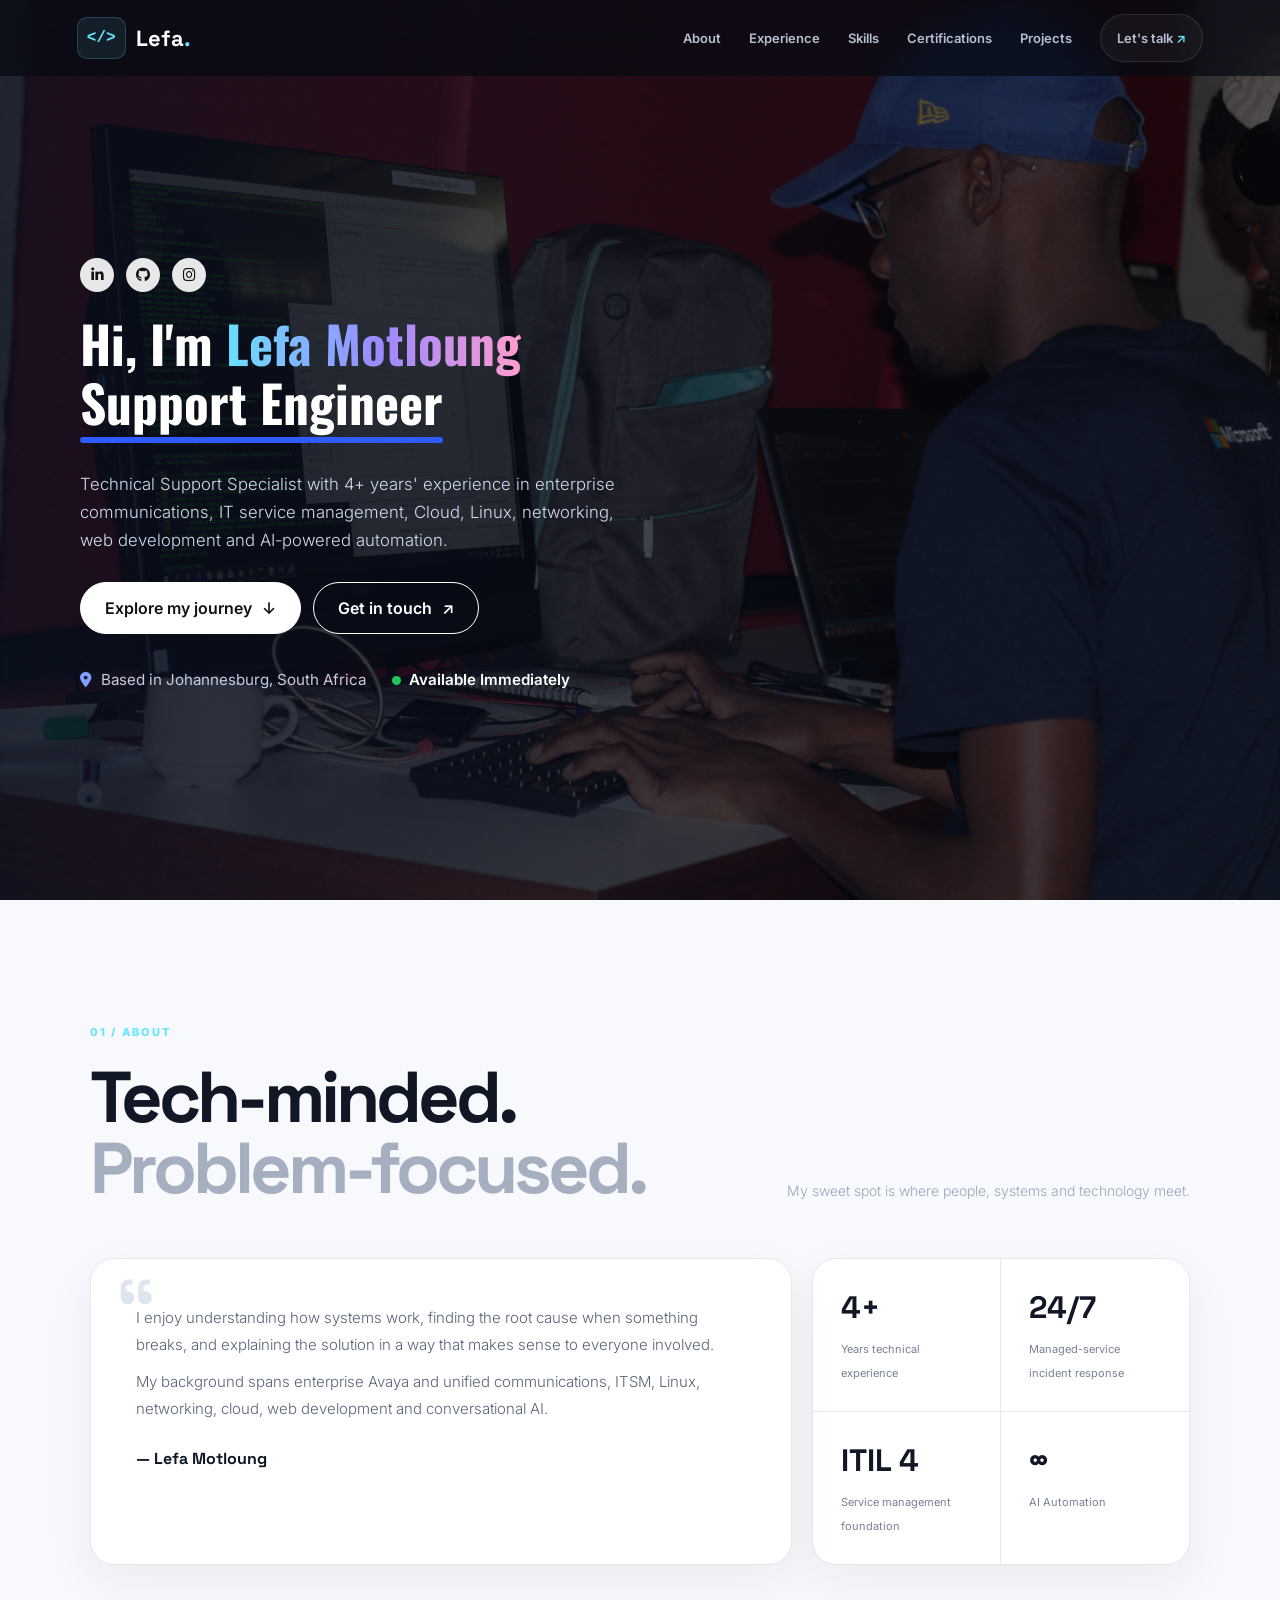
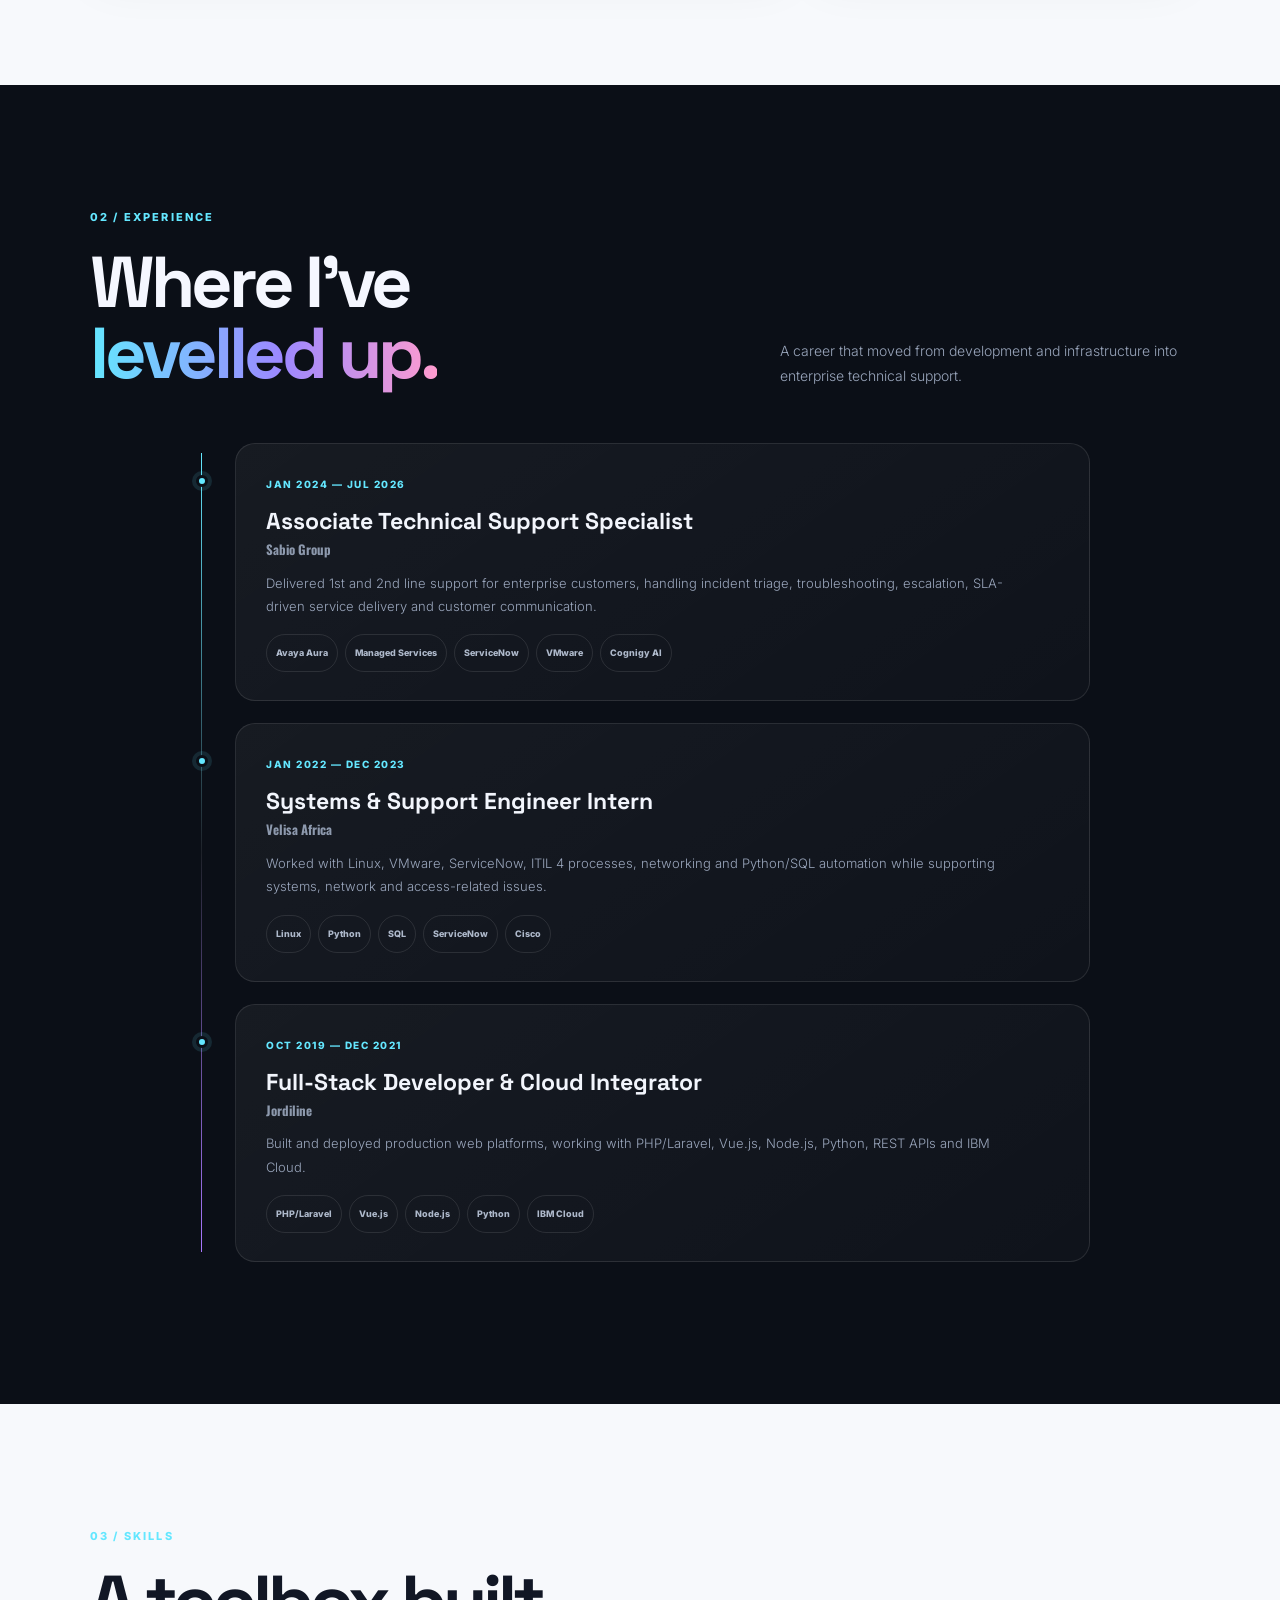
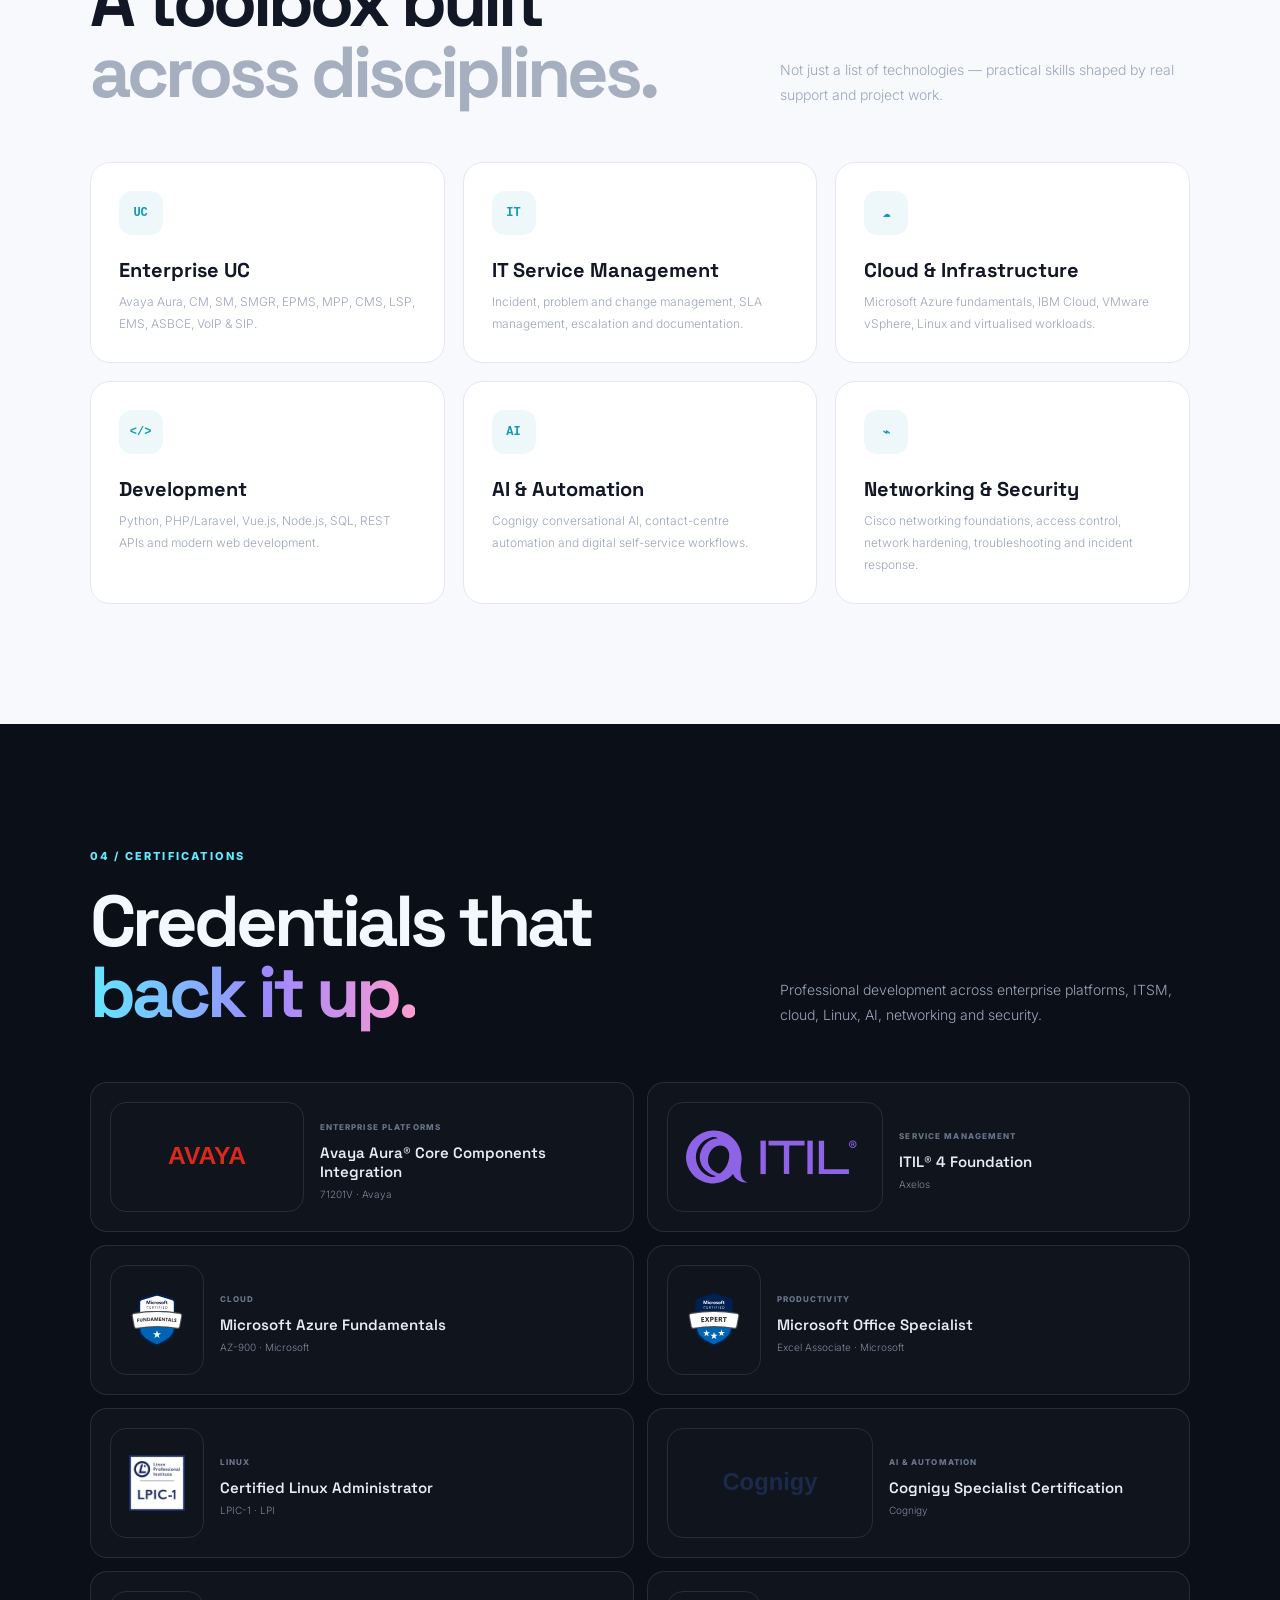
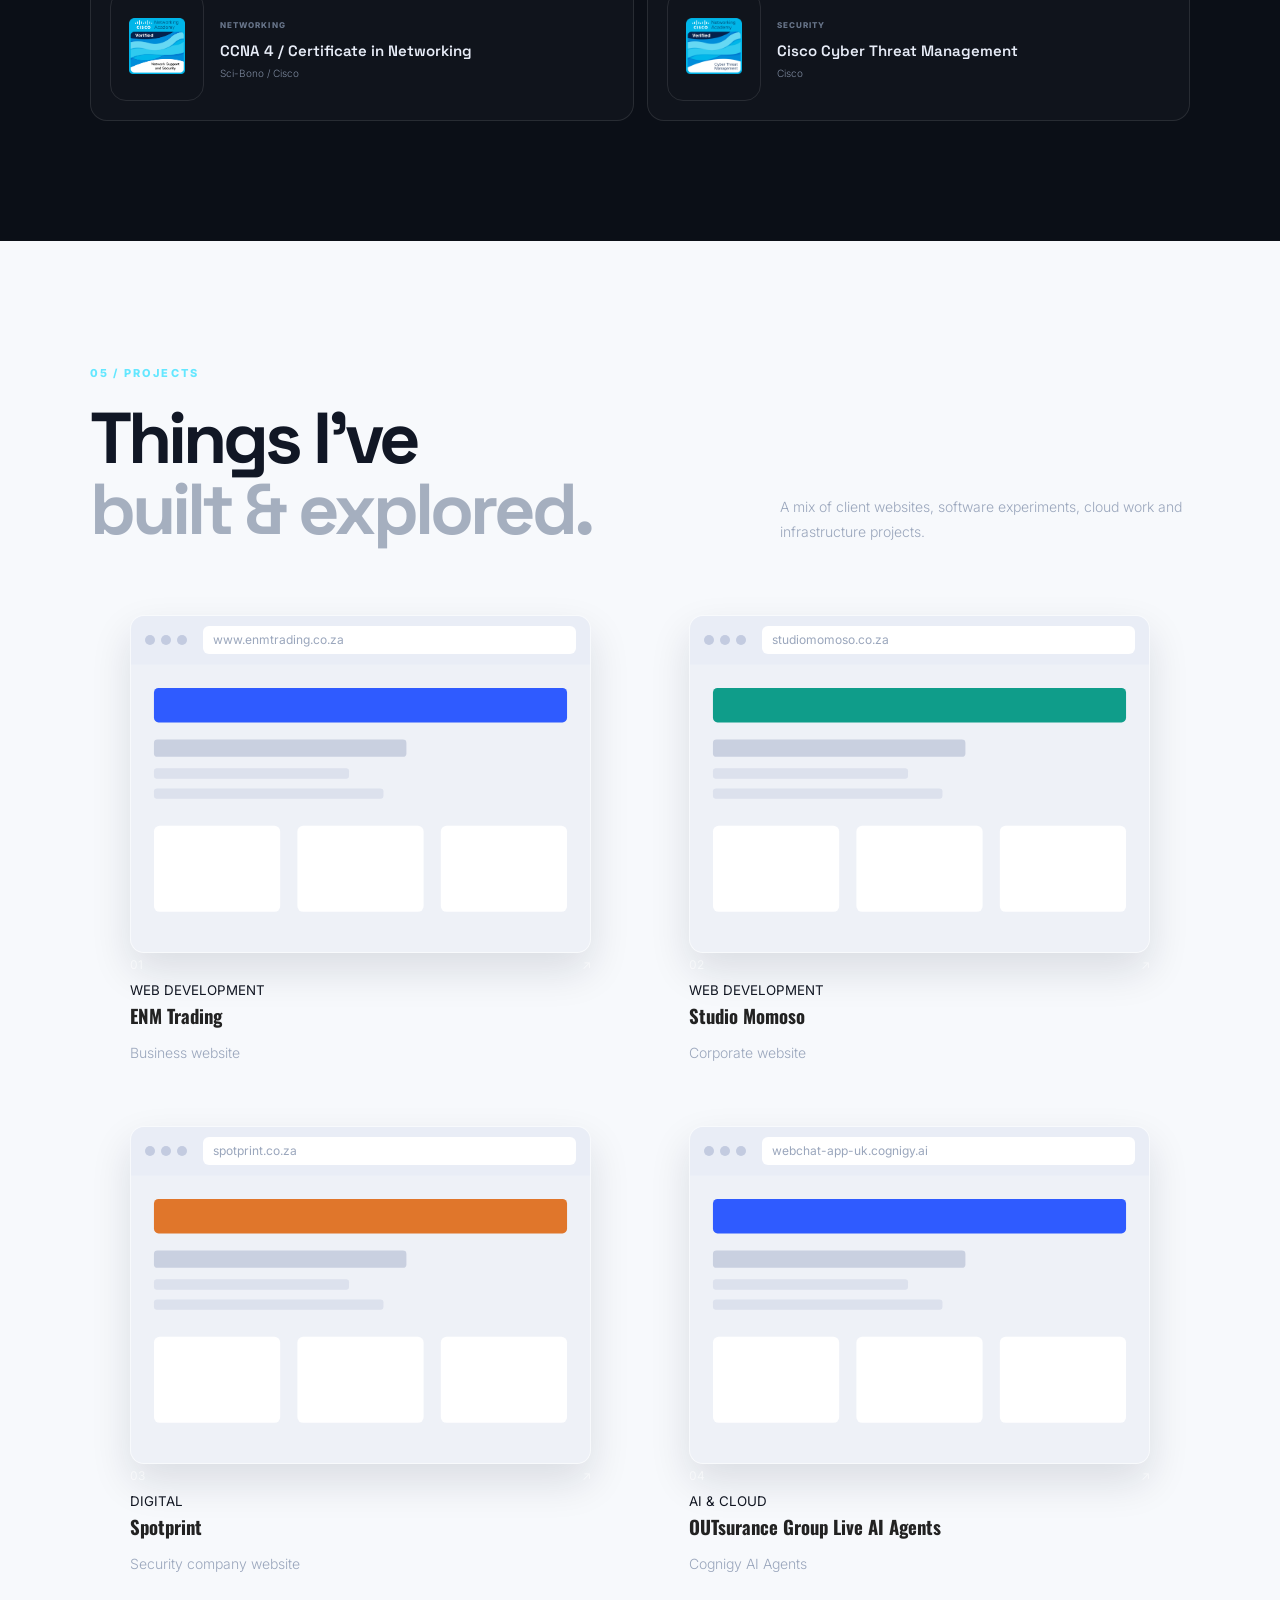
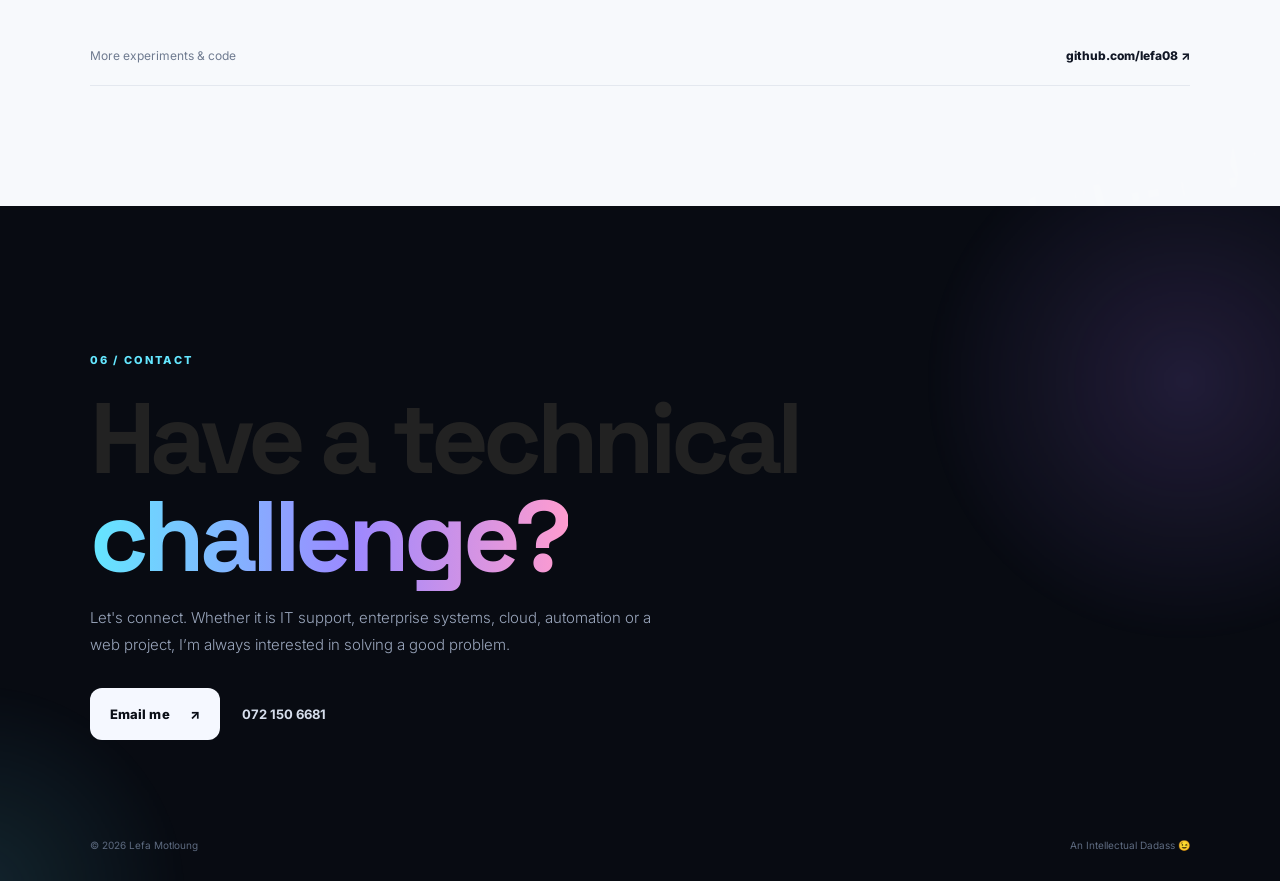
<file: index.html>
<!DOCTYPE html>
<html lang="en">
<head>
  <meta charset="UTF-8">
  <meta name="viewport" content="width=device-width, initial-scale=1.0">
  <meta name="description" content="Lefa Motloung — Technical Support Specialist, Avaya & UC Engineer, Cloud and AI enthusiast.">
  <title>Lefa Motloung | IT Support · Cloud · AI</title>

  <link rel="icon" href="favicon.ico">
  <link rel="preconnect" href="https://fonts.googleapis.com">
  <link rel="preconnect" href="https://fonts.gstatic.com" crossorigin>
  <link href="https://fonts.googleapis.com/css2?family=Inter:wght@400;500;600;700;800&family=Space+Grotesk:wght@500;600;700&display=swap" rel="stylesheet">
  <link rel="stylesheet" href="css/main.css">
  <link rel="stylesheet" href="css/portfolio-modern.css">

  <link rel="stylesheet" href="https://cdnjs.cloudflare.com/ajax/libs/font-awesome/6.5.1/css/all.min.css">

</head>
<body>

  <div class="preloader" id="preloader">
    <div class="loader-character">
      <div class="loader-head"><span></span><span></span></div>
      <div class="loader-body"></div>
    </div>
    <p>Booting Lefa's portfolio<span class="dots">...</span></p>
  </div>

  <div class="noise"></div>
  <div class="cursor-glow"></div>

  <header class="modern-nav">
    <a href="#home" class="brand">
      <span class="brand-mark">&lt;/&gt;</span>
      <span>Lefa<span class="accent">.</span></span>
    </a>

    <button class="nav-toggle" aria-label="Open navigation" aria-expanded="false">
      <span></span><span></span><span></span>
    </button>

    <nav class="nav-links">
      <a href="#about">About</a>
      <a href="#experience">Experience</a>
      <a href="#skills">Skills</a>
      <a href="#certifications">Certifications</a>
      <a href="#projects">Projects</a>
      <a href="#contact" class="nav-cta">Let's talk <span>↗</span></a>
    </nav>
  </header>

  <main>
<!-- <section id="home" class="hero section-pad">
      <div class="hero-grid"></div>
      <div class="floating-shape shape-one"></div>
      <div class="floating-shape shape-two"></div>

      <div class="hero-copy reveal">
        <div class="eyebrow"><span class="pulse"></span> TECHNICAL SUPPORT · CLOUD · AI · Software Development</div>
        <h1>Turning tricky<br><span class="gradient-text">tech problems</span><br>into solutions.</h1>
        <p class="hero-lead">
          Technical Support Specialist with 4+ years of experience across enterprise communications,
          IT service management, Cloud, Linux, Networking, Web Development and AI-powered automation.
        </p>
        <div class="hero-actions">
          <a href="#experience" class="btn btn-primary">Explore my journey <span>↓</span></a>
          <a href="#contact" class="btn btn-ghost">Get in touch <span>↗</span></a>
        </div>
        <div class="hero-meta">
          <span><b>Based in</b> Johannesburg, South Africa</span>
          <span><b>Available</b> Immediately</span>
        </div>
      </div>

      <div class="hero-visual reveal reveal-delay">
        <div class="orbit orbit-a"></div>
        <div class="orbit orbit-b"></div>

        <div class="character-card">
          <div class="spark spark-1">✦</div>
          <div class="spark spark-2">+</div>
          <div class="spark spark-3">✦</div>

          <div class="character">
            <div class="antenna"><i></i></div>
            <div class="char-head">
              <div class="char-hair"></div>
              <div class="char-face">
                <span class="eye"></span><span class="eye"></span>
                <span class="smile"></span>
              </div>
              <div class="headset left"></div><div class="headset right"></div>
            </div>
            <div class="char-neck"></div>
            <div class="char-body">
              <div class="hoodie-line"></div>
              <div class="laptop">
                <div class="laptop-screen"><span>_</span><span>&gt; solve()</span><span>status: OK</span></div>
                <div class="laptop-base"></div>
              </div>
            </div>
            <div class="arm arm-left"></div><div class="arm arm-right"></div>
            <div class="char-leg leg-left"></div><div class="char-leg leg-right"></div>
          </div>

          <div class="tech-pill pill-one">AZ-900</div>
          <div class="tech-pill pill-two"> AI</div>
          <div class="tech-pill pill-three">Avaya</div>
          <div class="tech-pill pill-four">Linux</div>
        </div>

        <div class="terminal-float">
          <div class="terminal-top"><span></span><span></span><span></span><b>support.sh</b></div>
          <code><span class="terminal-prompt">$</span> troubleshoot --calm<br>
          <span class="terminal-prompt">&gt;</span> issue identified ✓</code>
        </div>
      </div>
    </section> -->

  <section id="hx-hero">
  <div class="hx-bg">
    <img src="images/lefa.jpeg" alt="">
    <div class="hx-fade"></div>
  </div>

  <div class="hx-inner">
    <div class="hx-social">
      <a href="https://www.linkedin.com/in/motloung-lefa-5583a771/?isSelfProfile=true" aria-label="LinkedIn"><i class="fab fa-linkedin-in"></i></a>
      <a href="#" aria-label="GitHub"><i class="fab fa-github"></i></a>
      <a href="https://www.instagram.com/lefofom/" aria-label="Instagram"><i class="fab fa-instagram"></i></a>
    </div>

<!--     <p class="hx-kicker">TECHNICAL SUPPORT · CLOUD · AI · Web Development</p>
 -->
    <h1>Hi, I'm<span class="gradient-text"> Lefa Motloung</span></h1>
    <h1 class="hx-bubble">
      <span class="hx-rotate">
        <span class="active">Support Engineer</span>
        <span class="gradient-text">AI Enthusiast</span>
        <span>Problem Solver</span>
        <span class="muted">An Intellectual Dadass 😉</span> 
      </span>
    </h1>

<!--     <h2 class="hx-headline">Tricky tech problems, turned into solutions.</h2>
 --><br>
    <p class="hx-text">
      <br>Technical Support Specialist with 4+ years' experience in enterprise communications, IT service management, 
      Cloud, Linux, networking, web development and AI-powered automation.
    </p>

    <div class="hx-actions">
      <a class="hx-btn hx-btn-dark" href="#about">Explore my journey <span>↓</span></a>
      <a class="hx-btn hx-btn-light" href="#contact">Get in touch <span>↗</span></a>
    </div>

    <div class="hx-meta">
      <span><i class="fa fa-location-dot"></i> Based in Johannesburg, South Africa</span>
      <span class="hx-avail"><i class="hx-dot"></i> Available Immediately</span>
    </div>
  </div>
</section>

    <section id="about" class="section-pad content-section">
      <div class="section-label reveal">01 / ABOUT</div>
      <div class="section-heading reveal">
        <h2>Tech-minded.<br><span class="muted">Problem-focused.</span></h2>
        <p>My sweet spot is where people, systems and technology meet.</p>
      </div>

      <div class="about-grid">
        <div class="about-card glass reveal">
          <span class="quote-mark">“</span>
          <p>
            I enjoy understanding how systems work, finding the root cause when something breaks,
            and explaining the solution in a way that makes sense to everyone involved.
          </p>
          <p>
            My background spans enterprise Avaya and unified communications, ITSM, Linux,
            networking, cloud, web development and conversational AI.
          </p>
          <div class="mini-signature">— Lefa Motloung</div>
        </div>

        <div class="about-stats reveal reveal-delay">
          <div class="stat"><strong>4+</strong><span>Years technical experience</span></div>
          <div class="stat"><strong>24/7</strong><span>Managed-service incident response</span></div>
          <div class="stat"><strong>ITIL 4</strong><span>Service management foundation</span></div>
          <div class="stat"><strong>∞</strong><span>AI Automation</span></div>
        </div>
      </div>
    </section>

    <section id="experience" class="section-pad content-section dark-section">
      <div class="section-label reveal">02 / EXPERIENCE</div>
      <div class="section-heading reveal">
        <h2>Where I've<br><span class="gradient-text">levelled up.</span></h2>
        <p>A career that moved from development and infrastructure into enterprise technical support.</p>
      </div>

      <div class="timeline-modern">
        <article class="timeline-card reveal">
          <div class="timeline-dot"></div>
          <div class="timeline-date">JAN 2024 — JUL 2026</div>
          <h3>Associate Technical Support Specialist</h3>
          <h4>Sabio Group</h4>
          <p>
            Delivered 1st and 2nd line support for enterprise customers, handling incident triage,
            troubleshooting, escalation, SLA-driven service delivery and customer communication.
          </p>
          <div class="tag-row">
            <span>Avaya Aura</span><span>Managed Services</span><span>ServiceNow</span><span>VMware</span><span>Cognigy AI</span>
          </div>
        </article>

        <article class="timeline-card reveal">
          <div class="timeline-dot"></div>
          <div class="timeline-date">JAN 2022 — DEC 2023</div>
          <h3>Systems & Support Engineer Intern</h3>
          <h4>Velisa Africa</h4>
          <p>
            Worked with Linux, VMware, ServiceNow, ITIL 4 processes, networking and Python/SQL
            automation while supporting systems, network and access-related issues.
          </p>
          <div class="tag-row">
            <span>Linux</span><span>Python</span><span>SQL</span><span>ServiceNow</span><span>Cisco</span>
          </div>
        </article>

        <article class="timeline-card reveal">
          <div class="timeline-dot"></div>
          <div class="timeline-date">OCT 2019 — DEC 2021</div>
          <h3>Full-Stack Developer & Cloud Integrator</h3>
          <h4>Jordiline</h4>
          <p>
            Built and deployed production web platforms, working with PHP/Laravel, Vue.js,
            Node.js, Python, REST APIs and IBM Cloud.
          </p>
          <div class="tag-row">
            <span>PHP/Laravel</span><span>Vue.js</span><span>Node.js</span><span>Python</span><span>IBM Cloud</span>
          </div>
        </article>
      </div>
    </section>

    <section id="skills" class="section-pad content-section">
      <div class="section-label reveal">03 / SKILLS</div>
      <div class="section-heading reveal">
        <h2>A toolbox built<br><span class="muted">across disciplines.</span></h2>
        <p>Not just a list of technologies — practical skills shaped by real support and project work.</p>
      </div>

      <div class="skills-grid">
        <div class="skill-card reveal"><div class="skill-icon">UC</div><h3>Enterprise UC</h3><p>Avaya Aura, CM, SM, SMGR, EPMS, MPP, CMS, LSP, EMS, ASBCE, VoIP & SIP.</p></div>
        <div class="skill-card reveal"><div class="skill-icon">IT</div><h3>IT Service Management</h3><p>Incident, problem and change management, SLA management, escalation and documentation.</p></div>
        <div class="skill-card reveal"><div class="skill-icon">☁</div><h3>Cloud & Infrastructure</h3><p>Microsoft Azure fundamentals, IBM Cloud, VMware vSphere, Linux and virtualised workloads.</p></div>
        <div class="skill-card reveal"><div class="skill-icon">&lt;/&gt;</div><h3>Development</h3><p>Python, PHP/Laravel, Vue.js, Node.js, SQL, REST APIs and modern web development.</p></div>
        <div class="skill-card reveal"><div class="skill-icon">AI</div><h3>AI & Automation</h3><p>Cognigy conversational AI, contact-centre automation and digital self-service workflows.</p></div>
        <div class="skill-card reveal"><div class="skill-icon">⌁</div><h3>Networking & Security</h3><p>Cisco networking foundations, access control, network hardening, troubleshooting and incident response.</p></div>
      </div>
    </section>

    <section id="certifications" class="section-pad content-section dark-section">
      <div class="section-label reveal">04 / CERTIFICATIONS</div>
      <div class="section-heading reveal">
        <h2>Credentials that<br><span class="gradient-text">back it up.</span></h2>
        <p>Professional development across enterprise platforms, ITSM, cloud, Linux, AI, networking and security.</p>
      </div>

      <div class="cert-grid logo-grid">
        <div class="cert-card featured reveal"><li><a href="https://learn.microsoft.com/credentials/certifications/azure-fundamentals/" target="_blank" rel="noopener"><img src="images/logos/avaya.svg" alt="Microsoft Azure"></a></li><div><small>ENTERPRISE PLATFORMS</small><h3>Avaya Aura® Core Components Integration</h3><p>71201V · Avaya</p></div></div>

        <div class="cert-card reveal"><li><a href="https://learn.microsoft.com/credentials/certifications/azure-fundamentals/" target="_blank" rel="noopener"><img src="images/logos/ITIL.svg" alt="Microsoft Azure"></a></li><div><small>SERVICE MANAGEMENT</small><h3>ITIL® 4 Foundation</h3><p>Axelos</p></div></div>

        <div class="cert-card reveal"> <li><a href="https://learn.microsoft.com/credentials/certifications/azure-fundamentals/" target="_blank" rel="noopener"><img src="images/logos/azure.svg" alt="Microsoft Azure"></a></li><div><small>CLOUD</small><h3>Microsoft Azure Fundamentals</h3><p>AZ-900 · Microsoft</p></div></div>

         <div class="cert-card reveal"><li><a href="https://learn.microsoft.com/en-us/credentials/certifications/microsoft-office-specialist-expert-m365-apps/" target="_blank" rel="noopener"><img src="images/logos/microsoft.svg" alt="Microsoft Azure"></a></li><div><small>PRODUCTIVITY</small><h3>Microsoft Office Specialist</h3><p>Excel Associate · Microsoft</p></div></div>

        <div class="cert-card reveal"><li><a href="https://www.lpi.org/our-certifications/lpic-1-overview/" target="_blank" rel="noopener"><img src="images/logos/LPIC.png" alt="LPIC-1 Certified"></a></li><div><small>LINUX</small><h3>Certified Linux Administrator</h3><p>LPIC-1 · LPI</p></div></div>

        <div class="cert-card reveal"><li><a href="https://www.cognigy.com/" target="_blank" rel="noopener"><img src="images/logos/cognigy.svg" alt="Cognigy"></a></li><div><small>AI & AUTOMATION</small><h3>Cognigy Specialist Certification</h3><p>Cognigy</p></div></div>

       

        <div class="cert-card reveal"><li><a href="https://www.credly.com/badges/9de005fc-16ab-4720-b171-e44c5ce22e72/public_url" target="_blank" rel="noopener"><img src="images/logos/networking.png" alt="Cisco"></a></li><div><small>NETWORKING</small><h3>CCNA 4 / Certificate in Networking</h3><p>Sci-Bono / Cisco</p></div></div>

        <div class="cert-card reveal"><li><a href="https://www.credly.com/badges/ae82c5a6-10af-486d-8fe0-df76fa977790/public_url" target="_blank" rel="noopener"><img src="images/logos/image.png" alt="Cisco"></a></li><div><small>SECURITY</small><h3>Cisco Cyber Threat Management</h3><p>Cisco</p></div></div>
      </div>
    </section>


    <section id="projects" class="section-pad content-section">
      <div class="section-label reveal">05 / PROJECTS</div>
      <div class="section-heading reveal">
        <h2>Things I've<br><span class="muted">built & explored.</span></h2>
        <p>A mix of client websites, software experiments, cloud work and infrastructure projects.</p>
      </div>

      <div class="project-grid">
      <figure class="project">
        <div class="frame">
          <div class="frame-bar"><span></span><span></span><span></span><em>www.enmtrading.co.za</em></div>
          <div class="frame-screen">
            <img src="images/projects/project1.svg" alt="Preview of Project One">
            <a class="overlay" href="https://www.enmtrading.co.za" target="_blank" rel="noopener" aria-label="Visit Project One">
              <span>Visit site</span>
            </a>
          </div>
        </div>
        
        <div class="project-top"><span>01</span><span>↗</span></div>
          <div><small>WEB DEVELOPMENT</small><h3>ENM Trading</h3><p>Business website</p></div>
          <div class="project-art"><span>&lt;web/&gt;</span></div>
      </figure>

        <figure class="project">
        <div class="frame">
          <div class="frame-bar"><span></span><span></span><span></span><em>studiomomoso.co.za</em></div>
          <div class="frame-screen">
            <img src="images/projects/project2.svg" alt="Preview of Project Two">
            <a class="overlay" href="https://studiomomoso.co.za/" target="_blank" rel="noopener" aria-label="Visit Project Two">
              <span>Visit site</span>
            </a>
          </div>
        </div>
        <div class="project-top"><span>02</span><span>↗</span></div>
          <div><small>WEB DEVELOPMENT</small><h3>Studio Momoso</h3><p>Corporate website</p></div>
          <div class="project-art"><span>01 → 10</span></div>
      </figure>


      <figure class="project">
        <div class="frame">
          <div class="frame-bar"><span></span><span></span><span></span><em>spotprint.co.za</em></div>
          <div class="frame-screen">
            <img src="images/projects/project3.svg" alt="Preview of Project Three">
            <a class="overlay" href="https://spotprint.co.za/" target="_blank" rel="noopener" aria-label="Visit Project Three">
              <span>Visit site</span>
            </a>
          </div>
        </div>
        <div class="project-top"><span>03</span><span>↗</span></div>
          <div><small>DIGITAL</small><h3>Spotprint</h3><p>Security company website</p></div>
          <div class="project-art"><span>DIGITAL</span></div>
      </figure>


        <figure class="project">
        <div class="frame">
          <div class="frame-bar"><span></span><span></span><span></span><em>webchat-app-uk.cognigy.ai</em></div>
          <div class="frame-screen">
            <img src="images/projects/project1.svg" alt="Preview of Project One">
            <a class="overlay" href="https://webchat-app-uk.cognigy.ai/v3/6905d9e5732bbb4582daff0e8e61d7e8abc52301fa73e1bd55791ba91a10c4c3?user=1234567" target="_blank" rel="noopener" aria-label="Visit Project One">
              <span>Visit site</span>
            </a>
          </div>
        </div>
        
        <div class="project-top"><span>04</span><span>↗</span></div>
          <div><small>AI & CLOUD</small><h3> OUTsurance Group Live AI Agents</h3><p>Cognigy AI Agents</p></div>
          <div class="project-art"><span> OUT surance Live AI Agents</span></div>
      </figure>

      </div>

      <div class="github-row reveal">
        <span>More experiments & code</span>
        <a href="https://github.com/lefa08" target="_blank" rel="noopener">github.com/lefa08 ↗</a>
      </div>
    </section>




    <section id="contact" class="contact-section section-pad">
      <div class="contact-orb orb-one"></div>
      <div class="contact-orb orb-two"></div>
      <div class="contact-inner reveal">
        <div class="section-label">06 / CONTACT</div>
        <h2>Have a technical<br><span>challenge?</span></h2>
        <p>Let's connect. Whether it is IT support, enterprise systems, cloud, automation or a web project, I’m always interested in solving a good problem.</p>
        <div class="contact-actions">
          <a class="btn btn-light" href="mailto:Lefa.cloud@hotmail.com">Email me <span>↗</span></a>
          <a class="contact-link" href="tel:+27721506681">072 150 6681</a>
        </div>
      </div>
      <footer>
        <span>© <span id="year"></span> Lefa Motloung</span>
        <span>An Intellectual Dadass 😉</span>
      </footer>
    </section>




  </main>

  <script src="js/modern-portfolio.js"></script>


<script>
(function(){
  var items=document.querySelectorAll('.hx-rotate span');
  if(items.length<2)return;
  var i=0;
  setInterval(function(){
    items[i].classList.remove('active');
    i=(i+1)%items.length;
    items[i].classList.add('active');
  },2500);
})();
</script>

</body>
</html>
</file>
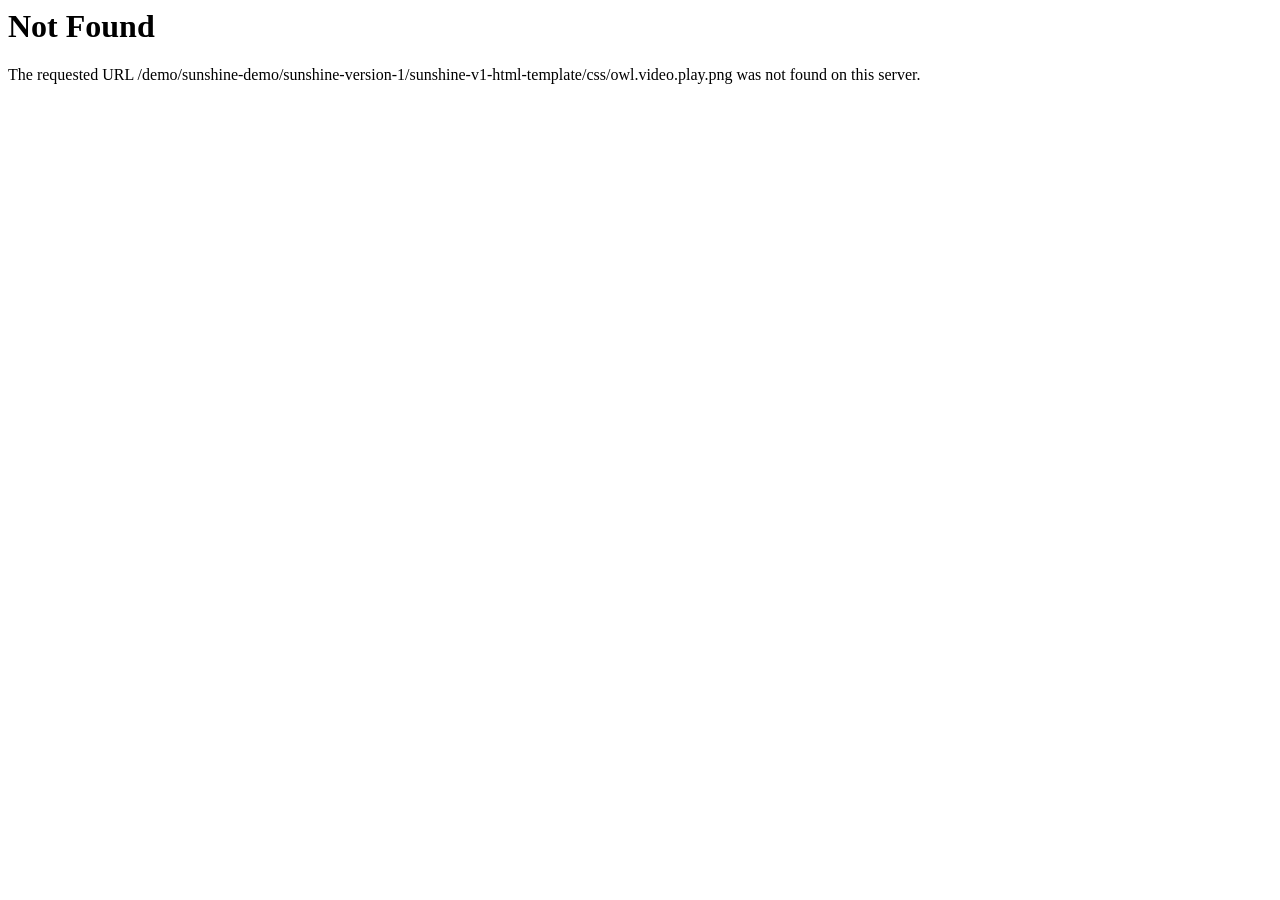
<file: css/owl.video.play.html>
<!DOCTYPE HTML PUBLIC "-//IETF//DTD HTML 2.0//EN">
<html><head>
<title>404 Not Found</title>
</head><body>
<h1>Not Found</h1>
<p>The requested URL /demo/sunshine-demo/sunshine-version-1/sunshine-v1-html-template/css/owl.video.play.png was not found on this server.</p>
</body></html>
</file>
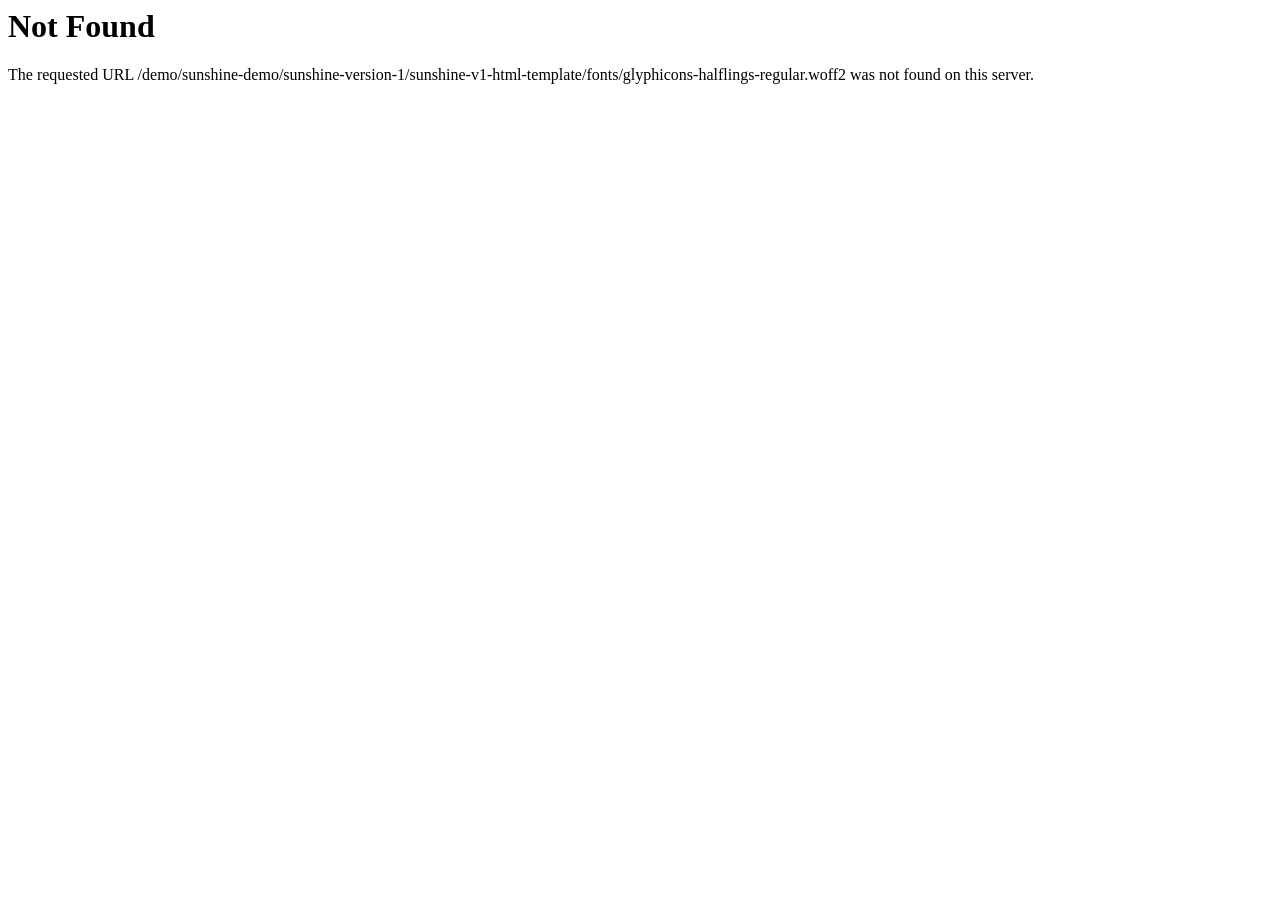
<file: fonts/glyphicons-halflings-regular-2.html>
<!DOCTYPE HTML PUBLIC "-//IETF//DTD HTML 2.0//EN">
<html><head>
<title>404 Not Found</title>
</head><body>
<h1>Not Found</h1>
<p>The requested URL /demo/sunshine-demo/sunshine-version-1/sunshine-v1-html-template/fonts/glyphicons-halflings-regular.woff2 was not found on this server.</p>
</body></html>
</file>
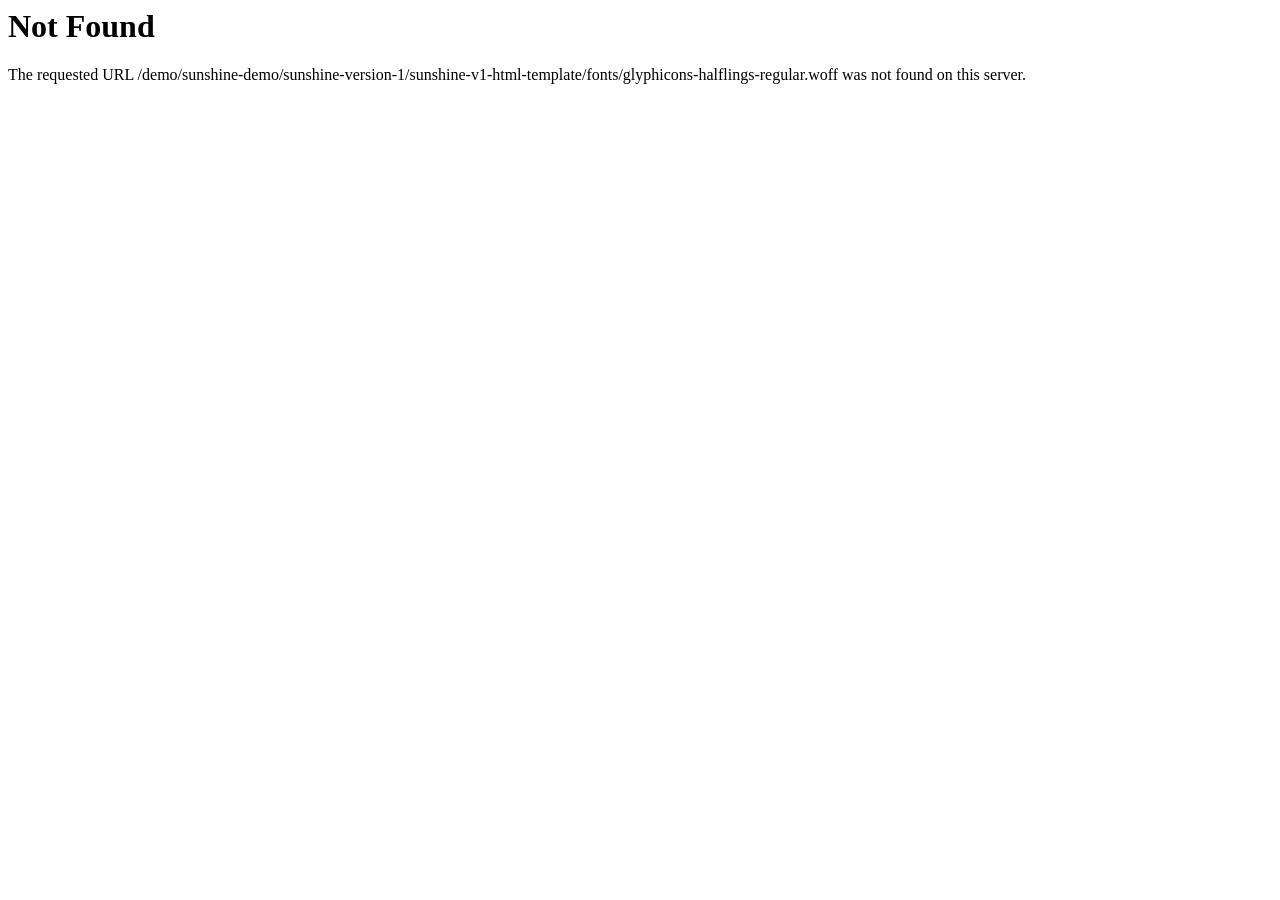
<file: fonts/glyphicons-halflings-regular-3.html>
<!DOCTYPE HTML PUBLIC "-//IETF//DTD HTML 2.0//EN">
<html><head>
<title>404 Not Found</title>
</head><body>
<h1>Not Found</h1>
<p>The requested URL /demo/sunshine-demo/sunshine-version-1/sunshine-v1-html-template/fonts/glyphicons-halflings-regular.woff was not found on this server.</p>
</body></html>
</file>
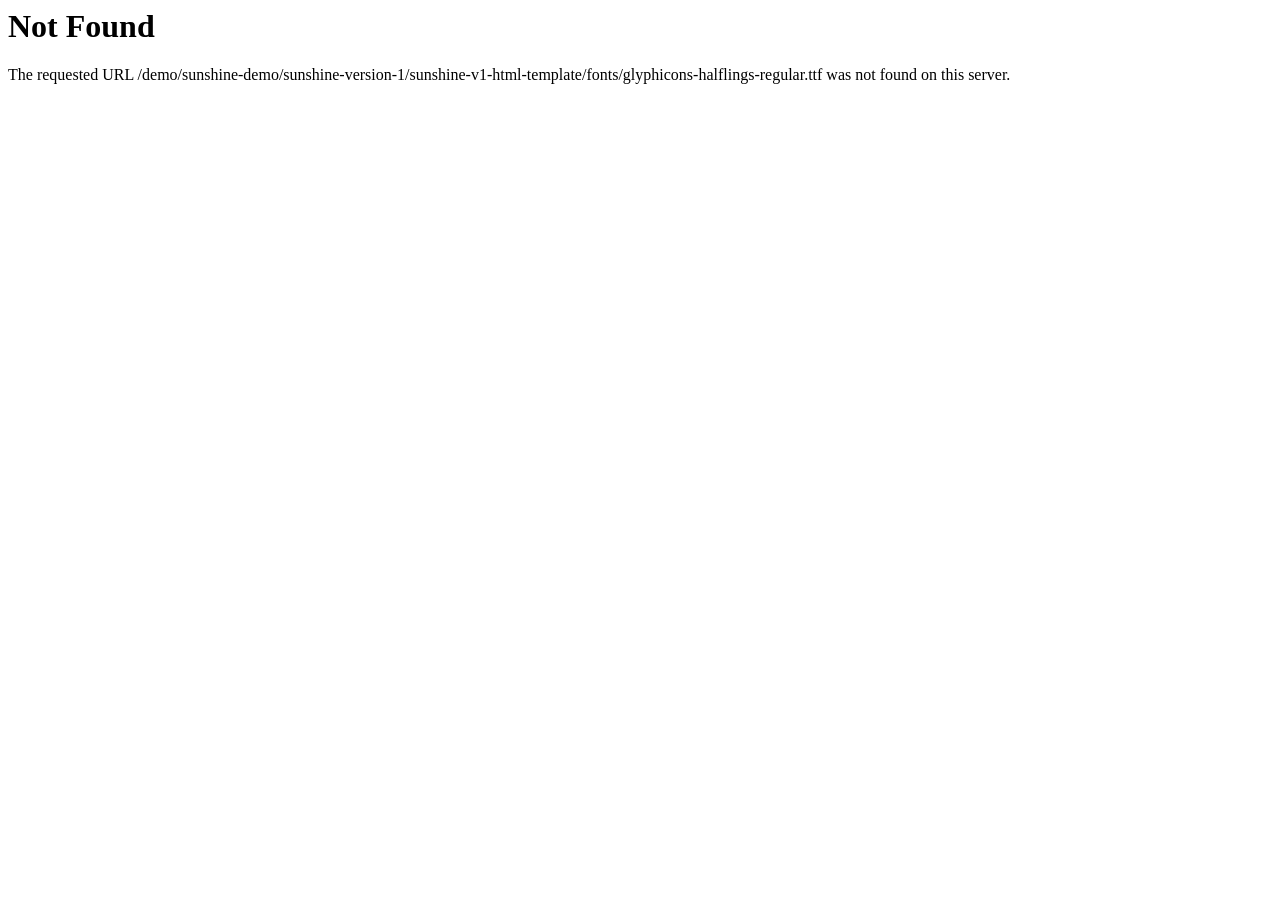
<file: fonts/glyphicons-halflings-regular-4.html>
<!DOCTYPE HTML PUBLIC "-//IETF//DTD HTML 2.0//EN">
<html><head>
<title>404 Not Found</title>
</head><body>
<h1>Not Found</h1>
<p>The requested URL /demo/sunshine-demo/sunshine-version-1/sunshine-v1-html-template/fonts/glyphicons-halflings-regular.ttf was not found on this server.</p>
</body></html>
</file>
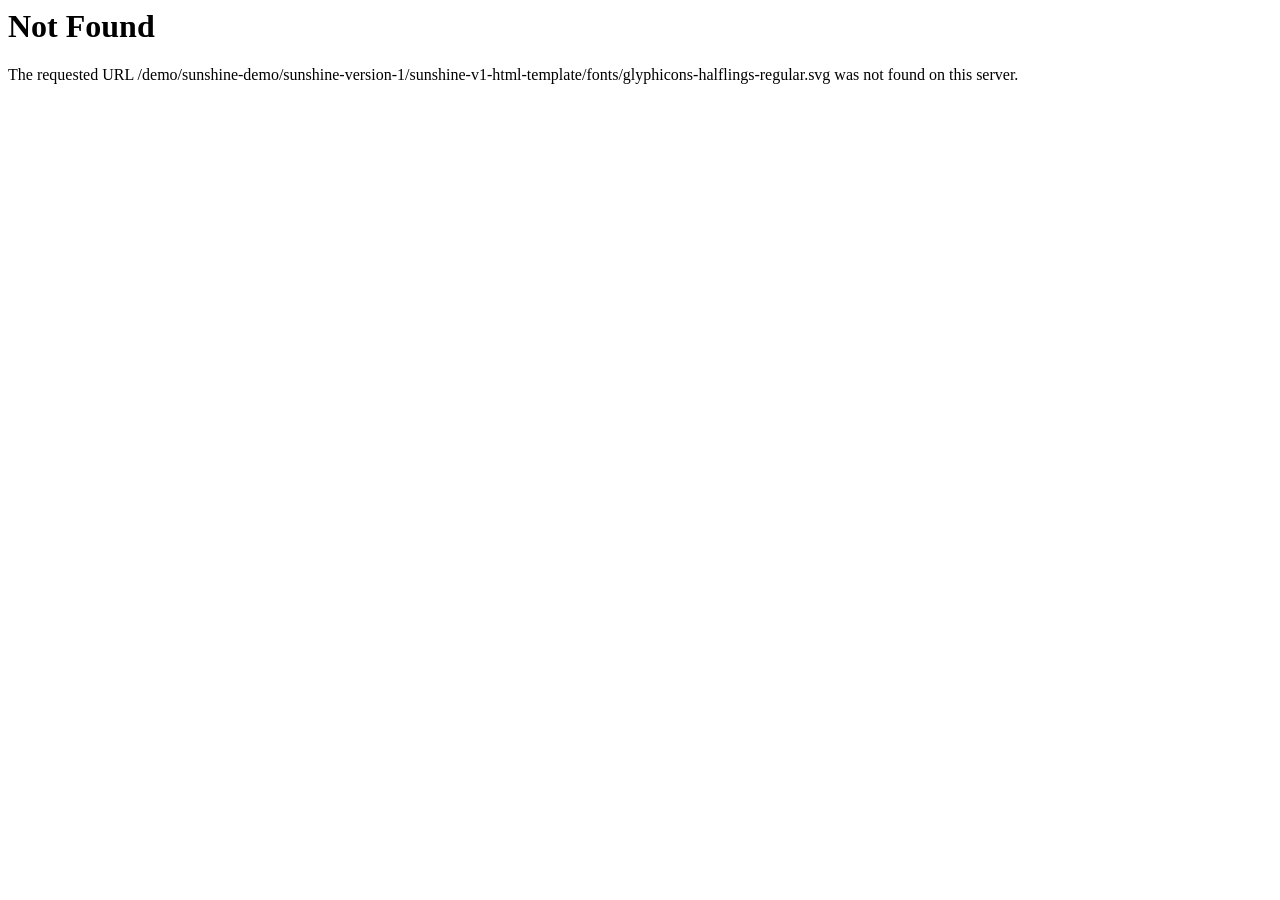
<file: fonts/glyphicons-halflings-regular-5.html>
<!DOCTYPE HTML PUBLIC "-//IETF//DTD HTML 2.0//EN">
<html><head>
<title>404 Not Found</title>
</head><body>
<h1>Not Found</h1>
<p>The requested URL /demo/sunshine-demo/sunshine-version-1/sunshine-v1-html-template/fonts/glyphicons-halflings-regular.svg was not found on this server.</p>
</body></html>
</file>
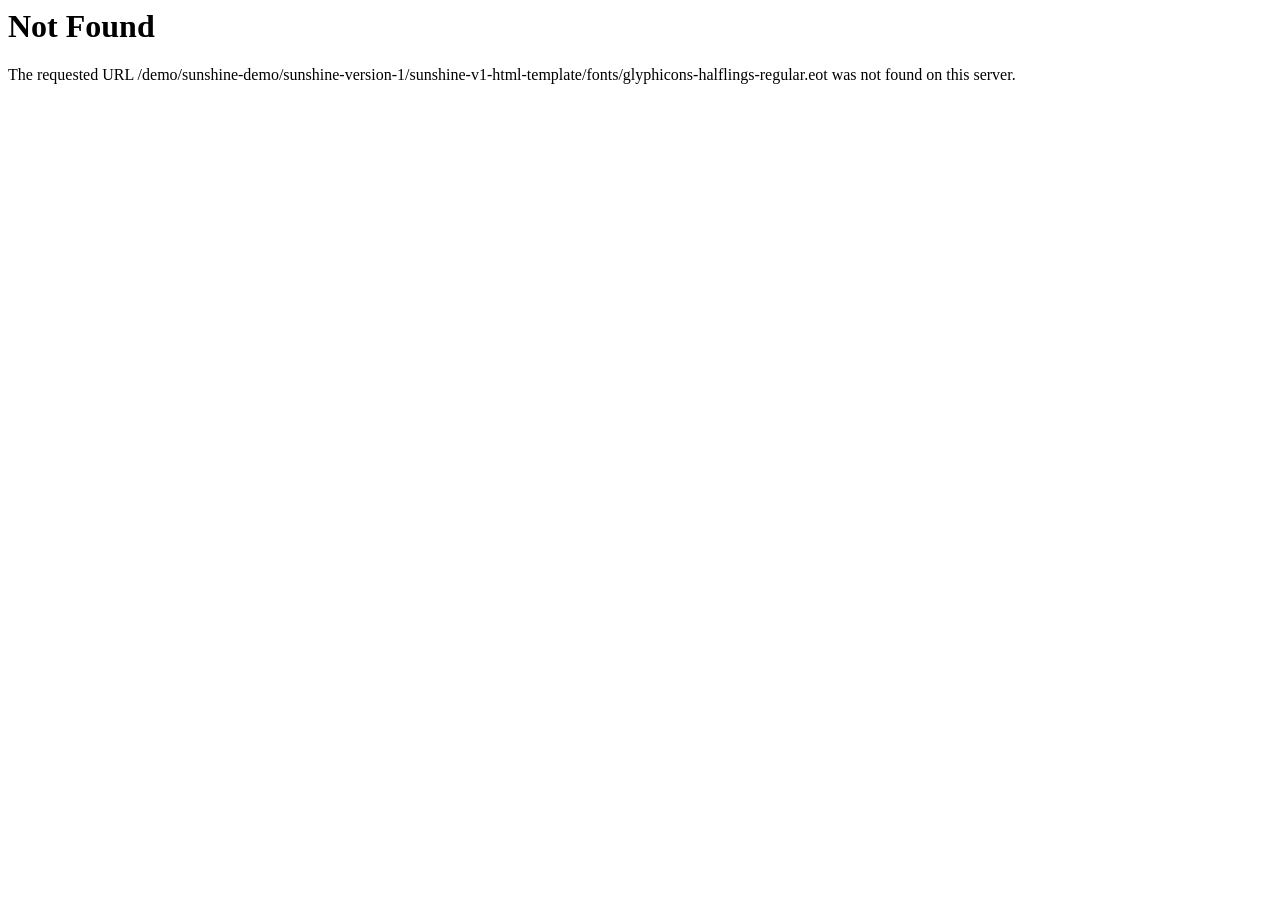
<file: fonts/glyphicons-halflings-regular.html>
<!DOCTYPE HTML PUBLIC "-//IETF//DTD HTML 2.0//EN">
<html><head>
<title>404 Not Found</title>
</head><body>
<h1>Not Found</h1>
<p>The requested URL /demo/sunshine-demo/sunshine-version-1/sunshine-v1-html-template/fonts/glyphicons-halflings-regular.eot was not found on this server.</p>
</body></html>
</file>
<file: css/main.css>
/*
* Template Name: Sunshine - Responsive vCard Template
* Author: LMPixels
* Author URL: http://themeforest.net/user/LMPixels
* Version: 2.1
*/

/* =============================================================================

1. Fonts
2. General styles (Buttons, Inputs, Typography)
3. Page loadig animation
4. Subpages changer
5. Site header (sidebar)
6. Site content
7. Subpages
  7.1. About Me subpage
  7.2. Resume subpage
  7.3. Portfolio subpage
  7.4. Blog subpage
  7.5. Contact subpage
8. Sliders (testimonials & portfolio carousels)
9. Portfolio Full info page
10. Blog post page
11. Media Queries

============================================================================= */


/* ============================================================================= 
1. Fonts
============================================================================= */
/* 7 stroke icons font by Pixeden */
@import url('pe-icon-7-stroke.css'); /* Full icons list: http://themes-pixeden.com/font-demos/7-stroke/index.html */

/* Font awesome icons font */
@import url('font-awesome.css'); /* Full icons list: http://fontawesome.io/icons/ */

/* Google fonts */
@import url("https://fonts.googleapis.com/css?family=Oswald:300,400,700");
@import url("https://fonts.googleapis.com/css?family=PT+Sans:400,700,400italic,700italic&amp;subset=latin,latin-ext,cyrillic");


/* ============================================================================= 
2. General styles
============================================================================= */

html {
  height: 100%;
}
body {
  font-family: 'PT Sans', Helvetica, sans-serif;
  color: #666;
  margin: 0;
  height: 100%;
  font-size: 100%;
  line-height: 1.5em
}

a {
  color: #0099CC;
  text-decoration: none;
  outline: none;
  -webkit-transition-duration: 0.3s;
  transition-duration: 0.3s;
}

a:hover {
  color: #006699;
  color: #0099CC;
  text-decoration: none;
  outline: none;
}

h1, h2, h3, h4, h5, h6 {
  color: #222;
  font-family: Oswald, Helvetica, sans-serif;
  line-height: 1.5em;
  margin-top: 0;
  margin-bottom: 10px;
}

p {
  font-size: 0.875em;
  margin: 0 0 10px;
  font-weight: 300;
}

p.lead {
  font-size: 18px;
  margin: 30px 0;
}

img {
  vertical-align: bottom;
  max-width: 100%;
  height: auto;
  border: 0;
  -ms-interpolation-mode: bicubic;
}

.page {
  position: relative;
  height: 100%;
}

.mobile-visible {
  display: none;
  visibility: hidden;
}

/* Buttons */
input[type=submit], input[type=button], button, a.button {
  display: inline-block;
  position: relative;
  padding: 0.8em 2em;
  margin-bottom: .25em;
  font-size: 0.875em;
  line-height: 1.2;
  border: 0;
  outline: 0;
  border: 2px solid #ffcd38;
  color: #222;
  text-shadow: none;
  background: none;
  border-radius: 0;
  font-family: 'PT Sans', Helvetica, sans-serif;
}
.btn {
  border-radius: 0;
}

input[type=submit]:hover, input[type=submit]:focus, input[type=button]:focus, button:hover, button:focus, a.button:hover, a.button:focus {
  color: #fff;
  background-color: #ffcd38;
}
/* /Buttons */

/* Contact form */
.form-group {
  position: relative;
  margin: 0 0 20px;
}
.form-control,
.form-control:focus {
  height: 42px;
}

.form-control,
.form-control:focus,
.has-error .form-control,
.has-error .form-control:focus {
  position: relative;
  border: 1px solid #dfdfdf;
  border-radius: 0;
  display: block;
  font-size: 0.875em;
  margin: 0;
  padding: 10px 25px 10px 12px;
  width: 100%;
  background: 0 0;
  text-align: left;
  color: inherit;
  -webkit-box-shadow: none;
  -moz-box-shadow: none;
  box-shadow: none;
  outline: none;
  font-family: 'PT Sans', Helvetica, sans-serif;
}

textarea.form-control, textarea.form-control:focus {
  height: auto;
}

.form-control + .form-control-border {
  content: "";
  position: absolute;
  z-index: -1;
  left: 50%;
  right: 50%;
  bottom: 0;
  background: #ffcd38;
  height: 2px;
  -webkit-transition-property: left, right;
  transition-property: left, right;
  -webkit-transition-duration: 0.3s;
  transition-duration: 0.3s;
  -webkit-transition-timing-function: ease-out;
  transition-timing-function: ease-out;
}

.form-control:focus + .form-control-border {
  left: 0;
  right: 0;
  z-index: 1;
}

.has-error .form-control + .form-control-border {
  background: #ff4e4e;
}

.form-control-icon {
  position: absolute;
  top: 13px;
  right: 13px;
  color: #d3d3d3;
}

.form-control:focus + .form-control-icon {
  color: #ffcd38;
}

/* Placeholders */
.form-control::-moz-placeholder {
  color: #adadac;
  opacity: 1;
}

.form-control:-ms-input-placeholder {
  color: #adadac;
}

.form-control::-webkit-input-placeholder {
  color: #adadac;
}
/* /Placeholders */

.form-group .help-block {
  position: absolute;
  display: inline-block;
  padding: 0px 5px;
  font-size: 0.8em;
  line-height: 1.5em;
  margin: -2px 0 0 10px;
  color: #fff;
  background: #ff4e4e;
}

.form-group .help-block:after {
  content: " ";
  position: absolute;
  left: 5px;
  bottom: 100%;
  width: 0;
  height: 0;
  border-bottom: 10px solid #ff4e4e;
  border-right: 10px solid transparent;
}
.form-group .help-block:empty {
  display: none;
}
/* /Contact form */

.no-padding {
  padding: 0;
}

.subpage-block {
  margin-bottom: 30px;
}

/* ============================================================================= 
3. Page loadig animation
============================================================================= */
.no-js .preloader { display: none;  }
.preloader {
  position: fixed;
  left: 0px;
  top: 0px;
  width: 100%;
  height: 100%;
  z-index: 9999;
  background: #fff;
}

.preloader-animation {
  margin: -20px auto 0;
  top: 50%;
  left: 0;
  right: 0;
  width: 40px;
  height: 40px;
  position: absolute;
  text-align: center;
  -webkit-animation: rotate 2.0s infinite linear;
  animation: rotate 2.0s infinite linear;
}

.dot1, .dot2 {
  width: 60%;
  height: 60%;
  display: inline-block;
  position: absolute;
  top: 0;
  background-color: #ffcd38;
  border-radius: 100%;
  -webkit-animation: bounce 2.0s infinite ease-in-out;
  animation: bounce 2.0s infinite ease-in-out;
}

.dot2 {
  top: auto;
  bottom: 0;
  -webkit-animation-delay: -1.0s;
  animation-delay: -1.0s;
}

@-webkit-keyframes rotate {
  100% { 
    -webkit-transform: rotate(360deg);
  }
}

@keyframes rotate {
  100% {
    transform: rotate(360deg);
    -webkit-transform: rotate(360deg)
  }
}

@-webkit-keyframes bounce {
  0%,
  100% {
    -webkit-transform: scale(0.0);
  }
  50% {
    -webkit-transform: scale(1.0);
  }
}

@keyframes bounce {
  0%,
  100% { 
    transform: scale(0.0);
    -webkit-transform: scale(0.0);
  } 50% { 
    transform: scale(1.0);
    -webkit-transform: scale(1.0);
  }
}


/* ============================================================================= 
4. Subpages changer
============================================================================= */
.pt-wrapper {
  position: relative;
  width: 100%;
  height: 100%;
  padding: 0;
  overflow-x: hidden;
  overflow-y: auto;
  margin-left: -5px;
  padding-right: 5px;
  -webkit-box-sizing: content-box;
  -moz-box-sizing: content-box;
  box-sizing: content-box;
}

.pt-wrapper.scroll-auto {
  overflow-x: auto;
  overflow-y: visible;
}

.pt-wrapper-content {
  position: relative;
  width: 100%;
  height: 100%;
}

.pt-page {
  width: 100%;
  height: 0;
  position: absolute;
  opacity: 0;
  top: auto;
  left: 0;
  padding: 0 70px 50px;
  visibility: hidden;
  -webkit-backface-visibility: hidden;
  -moz-backface-visibility: hidden;
  backface-visibility: hidden;
  -webkit-transform: translate3d(0, 0, 0);
  -moz-transform: translate3d(0, 0, 0);
  transform: translate3d(0, 0, 0);
  -webkit-transform-style: preserve-3d;
  -moz-transform-style: preserve-3d;
  transform-style: preserve-3d;
  -webkit-transition-duration: 0.55s;
  transition-duration: 0.55s;
}

.no-js .pt-page {
  position: relative;
}

.pt-page * {
  height: 0;
  opacity: 0;
}

.pt-page .portfolio-grid,
.pt-page .blog-masonry {
  display: none;
}

.pt-page-content {
  position: absolute;
  width: 100%;
}

.pt-page-current,
.no-js .pt-page {
  visibility: visible;
  z-index: 1;
  opacity: 1;
  height: auto;
}

.pt-page.pt-page-current .portfolio-grid,
.pt-page.pt-page-current .blog-masonry {
  display: block;
}

.pt-page-current *,
.no-js .pt-page * {
  height: auto;
  opacity: 1;
}

.no-js body {
  overflow: auto;
}

/*No Animation Support Message Style*/
.pt-message {
  display: none;
  position: absolute;
  z-index: 99999;
  bottom: 0;
  left: 0;
  width: 100%;
  background: #da475c;
  color: #fff;
  text-align: center;
}

.pt-message p {
  margin: 0;
  line-height: 60px;
  font-size: 26px;
}

.no-cssanimations .pt-message {
  display: block;
}

.subpages {
  width: 100%;
  position: absolute;
  -webkit-perspective: 1500px;
  -moz-perspective: 1500px;
  perspective: 1500px;
}
/* /Page changer */

/* ============================================================================= 
5. Site header (sidebar)
============================================================================= */
.header {
  position: fixed;
  width: 25%;
  height: 100%;
  overflow: hidden;
}

.my-photo {
  position: absolute;
  height: 100%;
  width: 100%;
  text-align: center;
  z-index: 0;
}

.my-photo-small {
  display: none;
}

.my-photo img {
  display: block;
  margin: 0 auto;
  height: 100%;
  max-width: none;
  min-height: 550px;
  position: absolute;
  top: 0;
  left: 50%;
  transform: translate(-50%, 0);
}

.my-photo .mask {
  position: absolute;
  top: 0;
  bottom: 0;
  left: 0;
  right: 0;
  background-color: rgba(0,0,0,0.08)
}

.site-title-block {
  position: relative;
  z-index: 1;
  margin: 30px 20px 10px;
  text-align: center;
}

.site-title {
  color: #fff;
  font-size: 40px;
  font-weight: 500;
  line-height: 1.1em;
  margin: 15px 0 0 0;
  text-shadow: 1px 1px 1px rgba(0,0,0,0.1);
}

p.site-description {
  color: #fff;
  font-size: 18px;
  font-weight: 300;
  font-family: Oswald, Helvetica, sans-serif;
  margin: 10px 0;
  text-shadow: 1px 1px 1px rgba(0,0,0,0.1);
}

/* Social links */
ul.social-links {
  display: inline-block;
  float: right;
  list-style: none;
  margin: 8px 0 0;
  padding: 0;
}

ul.social-links li {
  float: left;
  margin: 0;
  padding: 0;
}

ul.social-links li a {
  display: inline-block;
  margin: 0 2px;
  width: 28px;
  height: 28px;
  color: #888;
  background-color: #eee;
  text-align: center;
}

ul.social-links li a:hover {
  color: #fff;
  background-color: #ffcd38;
}

ul.social-links li a i {
  font-size: 14px;
  line-height: 28px;
}

ul.social-links li a:hover i {
  color: #fff;
}

ul.social-links li a:hover {
  color: #ffcd38;
}

ul.social-links li:last-child a {
  margin-right: 0;
}
/* /Social links */

.menu-toggle {
  display: block;
  width: 50px;
  margin: 0 4px;
  line-height: 50px;
  height: 50px;
  text-align: center;
  cursor: pointer;
  overflow: hidden;
  color: #fff;
  float: right;
}

.menu-toggle i {
  color: #222;
  font-size: 21px;
  line-height: 50px;
}

/* ----- Header ----- */


/* ============================================================================= 
6. Site content
============================================================================= */
.site-main {
  height: 100%;
  margin-left: 25%;
  position: relative;
  background-color: #fff;
  border-left: 5px solid #eee;
  -webkit-box-shadow: -10px 0px 20px 0px rgba(0,0,0,0.04);
  -moz-box-shadow: -10px 0px 20px 0px rgba(0,0,0,0.04);
  box-shadow: -10px 0px 20px 0px rgba(0,0,0,0.04);
}

/* Main menu */
.site-nav {
  display: block;
  padding: 30px 70px;
}
.site-main-menu {
  display: inline-block;
  padding: 0;
  margin: 0;
  font-family: Oswald, Helvetica, sans-serif;
}

.site-main-menu li {
  display: inline-block;
  position: relative;
  padding: 10px 15px;
}

.site-main-menu li:first-child {
  padding-left: 0;
}

.site-main-menu li a,
.site-main-menu li a:hover {
  color: #222;
  font-size: 15px;
  font-weight: 500;
  position: relative;
  text-decoration: none;
  outline: none;
}

.site-main-menu li a:hover:after,
.site-main-menu li.active a:after {
  display: block;
  position: absolute;
  left: 0;
  right: 0;
  bottom: -3px;
  content: '';
  width: 21px;
  height: 2px;
  margin: 0 auto;
  background-color: #eee;
}

.site-main-menu li.active a:after {
  background-color: #ffcd38;
}
/* /Main menu */

/* Section title */
.section-title-block {
  margin-bottom: 40px;
}

.section-title {
  display: inline-block;
  position: relative;
  margin: 0 0 0 -65px;
  padding: 10px 20px 10px 63px;
  background-color: #ffcd38;
  color: #fff;
  line-height: 1.1em;
  font-weight: 500;
  text-shadow: 1px 1px 1px rgba(0,0,0,0.1);
}

.section-title:after {
  display: block;
  width: 5px;
  height: 100%;
  position: absolute;
  bottom: 5px;
  left: -5px;
  content: "";
  border: 1px solid #ebbd34;
  transform: skew(0deg,65deg);
  -ms-transform: skew(0deg,65deg);
  -webkit-transform: skew(0deg,65deg);
  -o-transform: skew(0deg,65deg);
  -moz-transform: skew(0deg,65deg);
  background: #ebbd34;
}

.section-description {
  display: inline-block;
  margin:  0 0 0 15px;
  color: #888;
  font-size: 14px;
  font-weight: 200;
}

.block-title h3 {
  display: inline-block;
  margin: 0 0 15px;
  padding-bottom: 3px;
}

.block-title h3:after {
  content: '';
  display: block;
  width: 100%;
  height: 2px;
  margin-top: -1px;
  background-color: #ffcd38;
}


/* ============================================================================= 
7. Subpages
============================================================================= */

/* =======================================
7.1. About Me subpage
======================================= */
/* About me General info */
.general-info {

}
/* /About me General info */

/* About me list */
.info-list {
  list-style: none;
  margin: 0;
  padding: 15px 0 30px;
}

.info-list li {
  padding: 3px 0;
  font-size: 14px;
}

.info-list li .title {
  display: inline-block;
  font-family: Oswald, Helvetica, sans-serif;
  margin-right: 15px;
  color: #222;
}

.info-list li .title:after {
  content: '';
  display: block;
  width: 100%;
  height: 2px;
  background-color: #ffcd38;
}

.info-list li .value {
  font-family: 'PT Sans';
  min-width: 250px;
}
/* /About me list */

/* Services */
.service-block {
  text-align: center;
}

.service-block img {
  max-width: 100px;
  max-height: 74px;
  margin: 0 0 18px;
}

.service-icon {
  font-size: 70px;
  color: #ffcd38;
  margin: 0 0 18px;
}
/* /Services */

/* Clients */
.client_block {
  text-align: center;
  padding: 5px 0;
  opacity: 0.4;
  -webkit-transition-duration: 0.2s;
  transition-duration: 0.2s;
}

.client_block:hover {
  opacity: 1;
}

.client_block img {
  max-width: 80px;
}
/* /Clients */

/* Fun Facts */
.fun-fact-block {
  position: relative;
  text-align: center;
  width: 100%;
  display: block;
  margin: 0;
  background: #fff;
  padding: 20px 10px 15px;
  -webkit-box-shadow: 0 1px 5px rgba(0,0,0,0.1);
  -moz-box-shadow: 0 1px 5px rgba(0,0,0,0.1);
  box-shadow: 0 1px 5px rgba(0,0,0,0.1);
}

.fun-fact-block.gray-bg {
  background-color: #fafafa;
}

.fun-fact-block h4 {
  margin-top: 10px;
}

.fun-fact-block .pe-7s-icon {
  position: relative;
  font-size: 56px;
  color: #888;
}

.fun-fact-block .fun-value {
  font-size: 24px;
  font-weight: 300;
  display: block;
  margin: 10px 0;
  color: #ffcd38;
}
/* /Fun Facts */

/* Testimonials */
.testimonial-item {
  width: 100%;
  margin: 0 auto;
}

.testimonial-credits {
  margin-top: 10px;
  display: block;
  position: relative;
}

.testimonial-author {
  display: inline-block;
  font-size: 15px;
  font-family: Oswald, Helvetica, sans-serif;
  color: #222;
  margin: 0;
  font-weight: 500;
  text-align: center
}

.testimonial-author-info {
  display: inline-block;
  position: relative;
  padding-left: 92px;
}

.testimonial-content {
  padding-left: 50px;
  overflow: hidden;
  width: 100%;
  height: auto;
}

.testimonial-content .testimonial-text {
  padding: 1.4em 1.8em;
  font-style: italic;
  background-color: #fcfcfc;
  border-radius: 6px;
  -moz-border-radius: 6px;
  -webkit-border-radius: 6px;
  border: 2px solid #e5e5e5;
  width: 100%;
  position: relative;
  margin: 0;
  z-index: -1;
}

.testimonial-content .testimonial-text p {
  margin: 0;
}

.testimonial-picture {
  display: inline-block;
  position: absolute;
  width: 80px;
  height: 80px;
  overflow: hidden;
  margin: 0;
  top: -40px;
  border-radius: 40px;
  z-index: 1;
}

.testimonial-picture img {
  width: 100%;
  border-radius: 100%;
  -moz-border-radius: 100%;
  -webkit-border-radius: 100%;
  border: 2px solid #ddd;
}

.testimonial-firm {
  font-size: 10px;
  line-height: 1.5em;
  margin: 0;
  text-transform: uppercase;
  font-style: italic;
  font-weight: lighter
}
/* /Testimonials */


/* =======================================
7.2. Resume subpage
======================================= */
/* Timeline  */
.timeline {
  position: relative;
  border-left: 1px solid #f4f9ed;
  padding-top: 6px;
  padding-bottom: 10px;
}
  
.timeline-event {
  position: relative;
  padding-left: 25px;
  padding-bottom: 15px;
}
  
.timeline-event:last-child {
  padding-bottom: 0px;
}

.timeline-event > * {
  display: block;
}
  
.event-date {
  display: inline-block;
  position: relative;
  color: #fff;
  font-weight: 300;
  line-height: 1.1em;
  margin: 0 0 3px;
  background-color: #9bd952;
  padding: 5px 8px 5px 23px;
  margin-left: -23px;
}

.event-date:after {
  display: block;
  width: 3px;
  height: 100%;
  position: absolute;
  bottom: 3px;
  left: -3px;
  content: "";
  transform: skew(0deg,65deg);
  -ms-transform: skew(0deg,65deg);
  -webkit-transform: skew(0deg,65deg);
  -o-transform: skew(0deg,65deg);
  -moz-transform: skew(0deg,65deg);
  background: #8cc44b;
}

.event-name {
  margin: 10px 0 0;
}

.event-description {
  color: #a5a5a5;
  margin: 0 0 4px;
  font-size: 12px;
  font-weight: 300;
  line-height: 1.45em;
}

.download-cv-block {
  margin: 0 0 20px;
}

/* Skills */
.skills-info {
  margin-bottom: 30px;
}

.skills-info h4 { 
  font-size: 0.875em;
  line-height: 1.1em;
  position: relative; 
  margin: 0 0 5px;
}

.skill-container {
  background-color: transparent;
  border: 2px solid #ffcd38;
  -moz-border-radius: 8px;
  -webkit-border-radius: 8px;
  border-radius: 8px;
  -webkit-box-sizing: border-box;
  -moz-box-sizing: border-box;
  box-sizing: border-box;
  height: 14px;
  margin-bottom: 12px;
  width: 100%;
}

.skill-percentage {
  background-color: #ffcd38;
  border: 2px solid #fff;
  -moz-border-radius: 9px;
  -webkit-border-radius: 9px;
  border-radius: 9px;
  height: 10px;
  padding: 0;
}
/* Animate skills on subpage load */
.pt-page .skill-percentage {
  -webkit-transition: all 2.5s ease-in-out;
  -moz-transition: all 2.5s ease-in-out;
  -o-transition: all 2.5s ease-in-out;
  -ms-transition: all 2.5s ease-in-out;
  transition: all 2.5s ease-in-out;
}
.js .pt-page:not(.pt-page-current) .skill-percentage {
  width: 0;
}

/*Skill 1*/
.skill-percentage.skill-1 {
  width: 88%;
}
/*Skill 2*/
.skill-percentage.skill-2 {
  width: 75%;
}
/*Skill 3*/
.skill-percentage.skill-3 {
  width: 60%;
}
/*Skill 4*/
.skill-percentage.skill-4 {
  width: 95%;
}
/*Skill 5*/
.skill-percentage.skill-5 {
  width: 85%;
}
/*Skill 6*/
.skill-percentage.skill-6 {
  width: 72%;
}
/*Skill 7*/
.skill-percentage.skill-7 {
  width: 60%;
}
/*Skill 8*/
.skill-percentage.skill-8 {
  width: 77%;
}
/* Skills */


/* =======================================
7.3. Portfolio subpage
======================================= */
.page-ajax-loaded {
  display: none;
  position: absolute;
  background: #fff;
  top: 0;
  bottom: 0;
  right: 0;
  left: 0;
  z-index: 999;
  overflow: auto;
}

.portfolio-grid {
  margin-left: -0.5em;
  margin-right: -0.5em;
}

.portfolio-grid figure {
  width: 25%;
  float: left;
  padding: 0.5em;
}

.portfolio-grid img {
  position: relative;
  display: block;
  width: 100%;
}

.portfolio-filters {
  list-style: none;
  padding: 0;
  margin: 0 0 2em;
  text-align: center;
}
.portfolio-filters li {
  display: inline-block;
}

.portfolio-filters li a,
.portfolio-filters li a:hover {
  color: #888;
  text-decoration: none;
}

.portfolio-filters li a:hover {
  background-color: #eee;
}

.portfolio-filters li.active a,
.portfolio-filters li.active a:hover {
  background-color: #ffcd38;
  color: #fff;
}

/* Direction-Aware Hover Effect */
.portfolio-grid figure a div {
  top: 0px;
  left: -100%;
  padding: 5px 20px;
  -webkit-transition: all 0.3s ease;
  -moz-transition: all 0.3s ease-in-out;
  -o-transition: all 0.3s ease-in-out;
  -ms-transition: all 0.3s ease-in-out;
  transition: all 0.3s ease-in-out;
}

.portfolio-grid figure a:hover div {
  left: 0px;
}

.portfolio-grid figure {
  float: left;
  background: #fff;
  position: relative;
}

.portfolio-grid figure a,
.portfolio-rid figure a img {
  display: block;
  position: relative;
}

.portfolio-grid figure a {
  position: relative;
  display: block;
  overflow: hidden;
}

.portfolio-grid figure a div {
  position: absolute;
  background: #4f565e;
  background: rgba(79,86,94,0.7);
  width: 100%;
  height: 100%;
  color: #888;
}
.portfolio-grid figure a div h5 {
  display: inline-block;
  font-size: 1rem;
  margin: 10px 0;
  color: #fff;
  text-shadow: 1px 1px 1px rgba(0,0,0,0.2);
}
.portfolio-grid figure a div h5:after {
  display: block;
  content: '';
  width: 100%;
  height: 2px;
  margin: 0 auto;
  background-color: #ffcd38;
}
.portfolio-grid figure a div small {
  color: #eee;
  position: absolute;
  bottom: 10px;
  left: 20px;
  text-shadow: 1px 1px 1px rgba(0,0,0,0.2);
}
.portfolio-grid figure a div i {
  color: #eee;
  position: absolute;
  bottom: 14px;
  right: 20px;
  margin: 0;
  text-shadow: 1px 1px 1px rgba(0,0,0,0.2);
}
.portfolio-grid figure a div span {
  display: block;
  padding: 10px 0;
  text-transform: uppercase;
  font-weight: normal;
  color: rgba(255,255,255,0.9);
  text-shadow: 1px 1px 1px rgba(0,0,0,0.2);
  border-bottom: 1px solid rgba(255,255,255,0.5);
  -webkit-box-shadow: 0 1px 0 rgba(0,0,0,0.1), 0 -10px 0 rgba(255,255,255,0.3);
  -moz-box-shadow: 0 1px 0 rgba(0,0,0,0.1), 0 -10px 0 rgba(255,255,255,0.3);
  box-shadow: 0 1px 0 rgba(0,0,0,0.1), 0 -10px 0 rgba(255,255,255,0.3);
}
/* End of Direction-Aware Hover Effect */

/* =======================================
7.4. Blog subpage
======================================= */
/* Blog */
.blog-masonry {
  margin: 0 -1em;
}
.blog-masonry .item {
  width: 50%;
  float: left;
  padding: 1em;
}

.blog-card {
  display: block;
  position: relative;
  padding: 0;
  background: #fff;
  text-align: center;
  -webkit-box-shadow: 0 1px 5px rgba(0,0,0,0.1);
  -moz-box-shadow: 0 1px 5px rgba(0,0,0,0.1);
  box-shadow: 0 1px 5px rgba(0,0,0,0.1);
}

.blog-card:hover {
  -webkit-box-shadow: 0 1px 15px rgba(0,0,0,0.11);
  -moz-box-shadow: 0 1px 15px rgba(0,0,0,0.11);
  box-shadow: 0 1px 15px rgba(0,0,0,0.11);
}

.blog-card .post-image {
  width: 100%;
  margin: 0;
}

.blog-card .post-info {
  padding: 0.8em 1.2em 1.4em;
}

.blog-card .blog-item-title {
  margin: 5px 0 0 0;
}

.blog-card .post-meta {
  padding: 1em;
  margin: 0;
}

.blog-card .post-date {
  display: inline-block;
  background-color: #ffcd38;
  padding: 0.3em;
  text-align: center;
  position: absolute;
  bottom: -10px;
  right: 1em;
  min-width: 44px;
  -webkit-transition: all 0.2s ease-in-out;
  -moz-transition: all 0.2s ease-in-out;
  -o-transition: all 0.2s ease-in-out;
  -ms-transition: all 0.2s ease-in-out;
  transition: all 0.2s ease-in-out;
}

.blog-card .post-date span {
  display: block;
  color: #fff;
  line-height: 1;
  font-size: 12px;
  margin: 0;
}

.blog-card .media-block {
  position: relative;
}

.blog-card .media-block a .mask {
  position: absolute;
  background: #4f565e;
  background: rgba(79,86,94,0.6);
  display: inline-block;
  font-family: 'Pe-icon-7-stroke';
  speak: none;
  font-style: normal;
  font-weight: normal;
  font-variant: normal;
  text-transform: none;
  line-height: 1;
  -webkit-font-smoothing: antialiased;
  -moz-osx-font-smoothing: grayscale;
  width: 100%;
  left: 0;
  bottom: 0;
  top: 0;
  opacity: 0;
  visibility: hidden;
  -webkit-transition: all 0.2s ease-in-out;
  -moz-transition: all 0.2s ease-in-out;
  -o-transition: all 0.2s ease-in-out;
  -ms-transition: all 0.2s ease-in-out;
  transition: all 0.2s ease-in-out;
}

.blog-card .media-block a .mask:after {
  position: absolute;
  left: 50%;
  top: 50%;
  margin: -33px 0 0 -33px;
  width: 66px;
  line-height: 66px;
  font-size: 66px;
  text-align: center;
  content: "\e62e";
  color: #fff;
}

.blog-card .media-block a:hover .mask {
  visibility: visible;
  opacity: 1;
}

.blog-card .post-date span.day {
  font-size: 18px;
  margin: 3px 0;
}

.blog-card .post-date span.month {
  font-weight: 300;
  margin-bottom: 3px;
}

.blog-card .post-date span.year {
  font-size: 0.8em;
}

.blog-card ul.category {
  list-style: none;
  padding: 0;
  margin: 0;
}

.blog-card ul.category li {
  display: inline-block;
}

.blog-card ul.category li a {
  color: #888;
  font-size: 0.8em;
  font-weight: 300;
}

.blog-card .post-meta .item, .post-meta .item a {
  color: #a6a6a6;
}

.post-meta .item {
  display: inline-block;
  font-size: 13px;
  margin-right: 10px;
}

.post-meta .item:before {
  padding-right: 5px;
}


/* =======================================
7.5. Contact subpage
======================================= */
/* Contact info */
.contact-info-block {
  position: relative;
  text-align: left;
  width: 100%;
  display: block;
  margin: 0;
  padding: 10px 10px 10px 0;
}

.contact-info-block:last-child {
  margin-bottom: 30px;
}

.contact-info-block .ci-icon {
  position: absolute;
  top: 50%;
  margin-top: -15px;
}

.ci-text {
  position: relative;
  padding-left: 50px;
}

.contact-info-block h5 {
  margin: 5px 0;
}

.contact-info-block .pe-7s-icon {
  position: relative;
  font-size: 30px;
  color: #888;
}
/* /Contact info */


/* ============================================================================= 
8. Sliders
============================================================================= */
/* Testimonials Carousel */
.testimonials.owl-carousel .owl-nav {
  position: absolute;
  text-align: right;
  right: 0;
  bottom: 5px;
}

.testimonials.owl-carousel .owl-nav .owl-prev {
  margin-right: 3px;
}

.testimonials.owl-carousel .owl-nav .owl-prev,
.testimonials.owl-carousel .owl-nav .owl-next {
  display: inline-block;
  background-color: #eee;
  -webkit-transition-duration: 0.2s;
  transition-duration: 0.2s;
}

.testimonials.owl-carousel .owl-nav .owl-prev:hover,
.testimonials.owl-carousel .owl-nav .owl-next:hover {
  color: #fff;
  background-color: #ffcd38;
}

.testimonials.owl-carousel .owl-nav .owl-prev:before,
.testimonials.owl-carousel .owl-nav .owl-next:before {
  position: relative;
  margin: 2px;
  width: 22px;
  height: 22px;
  font-family: FontAwesome;
  font-size: 16px;
  line-height: 22px;
  text-align: center;
  display: block;
  cursor: pointer;
}

.testimonials.owl-carousel .owl-nav .owl-prev:before {
  content: "\f104";
}

.testimonials.owl-carousel .owl-nav .owl-next:before {
  content: "\f105";
}
/* /Testimonials Carousel */

/* Portfolio Carousel */
.portfolio-page-carousel {
  overflow: hidden;
}

.portfolio-page-carousel .owl-nav {
  position: absolute;
  top: 50%;
  width: 100%;
  margin-top: -20px;
  text-align: center;
  -webkit-tap-highlight-color: transparent;
}

.portfolio-page-carousel .owl-nav [class*='owl-'] {
  color: #888;
  margin: 0;
  padding: 4px 7px;
  background: #fff;
  display: inline-block;
  cursor: pointer;
  -webkit-transition: all 0.3s ease-in-out;
  -moz-transition: all 0.3s ease-in-out;
  -o-transition: all 0.3s ease-in-out;
  -ms-transition: all 0.3s ease-in-out;
  transition: all 0.3s ease-in-out;
}

.portfolio-page-carousel .owl-nav [class*='owl-']:before {
  display: block;
  font-family: FontAwesome;
  font-size: 30px;
  line-height: 30px;
}

.portfolio-page-carousel .owl-nav .owl-prev {
  float: left;
  margin-left: -50px;
}

.portfolio-page-carousel:hover .owl-nav .owl-prev {
  margin-left: 0;
}

.portfolio-page-carousel .owl-nav .owl-next {
  float: right;
  margin-right: -50px;
}

.portfolio-page-carousel:hover .owl-nav .owl-next {
  margin-right: 0;
}

.portfolio-page-carousel .owl-nav .owl-prev:before {
  content: "\f104";
}

.portfolio-page-carousel .owl-nav .owl-next:before {
  content: "\f105";
}

.portfolio-page-carousel .owl-dots {
  display: inline-block;
  position: absolute;
  bottom: 0;
  right: 0;
  margin: 0 10px 5px;
  text-align: center;
  -webkit-tap-highlight-color: transparent;
}

.portfolio-page-carousel .owl-dots .owl-dot {
  display: inline-block;
}

.portfolio-page-carousel .owl-dots .owl-dot.active span, .portfolio-page-carousel .owl-dots .owl-dot:hover span {
  background: #888;
}

.portfolio-page-carousel .owl-dots .owl-dot span {
  width: 12px;
  height: 12px;
  margin: 5px;
  background: #f5f5f5;
  border: 1px solid #888;
  display: block;
  -webkit-backface-visibility: visible;
  transition: opacity 200ms ease;
  border-radius: 30px;
}
/* Portfolio Carousel */


/* ============================================================================= 
9. Portfolio Full info page
============================================================================= */
.portfolio-page-content {
  padding-bottom: 60px; 
}
.portfolio-nav {
  float: right;
  margin-top: 20px;
  margin-bottom: 10px;
}
.portfolio-nav .portfolio-close-button a {
  display: block;
  height: 30px;
  width: 30px;
  background-color: #eee;
  text-align: center;
  color: #888;
}

.portfolio-nav .portfolio-close-button a:hover {
  background-color: #ffcd38;
  color: #fff;
}

.portfolio-nav .portfolio-close-button a i {
  line-height: 30px;
  font-size: 18px;
}

.portfolio-title {
  padding-top: 40px;
}

.portfolio-title h1 {
  display: inline-block;
  margin: 0;
}

.portfolio-block {
  padding-top: 30px;
}

.portfolio-page-content img {
  max-width: 100%;
}

.portfolio-page-video,
.portfolio-page-carousel,
.portfolio-page-image {
  position: relative;
  width: 100%;
  margin-bottom: 20px;
}

.project-general-info {
  list-style: none;
  padding: 0;
  margin: 0 0 15px;
}

.project-general-info li {
  margin : 0 0 10px;
}

.project-general-info .fa {
  color: #ffcd38;
  margin-right: 5px;
}

.project-general-info p {
  margin: 0;
}

.share-buttons {
  margin: 25px 0 0;
}

.share-buttons a {
  display: inline-block;
  margin: 0 7px 0 0;
  padding: 0;
  width: 28px;
  height: 28px;
  color: #888;
  background-color: #eee;
  text-align: center;
}

.share-buttons a:hover {
  color: #fff;
  background-color: #ffcd38;
}

.share-buttons a:last-child {
  margin-right: 0;
}

.share-buttons a i {
  font-size: 14px;
  line-height: 28px;
}

/* Tags Block */
.tags-block {
  margin: 25px 0 0;
}

.tags {
  list-style: none;
  margin: 0;
  padding: 0;
}

.tags li {
  display: inline-block;
  margin: 2px 0;
}

.tags li a {
  font-size: 12px;
  color: #666;
  padding: 2px 7px;
  background-color: #eee;
}
/* /Tags Block */

/* ============================================================================= 
10. Blog post page
============================================================================= */
.blog-post-page {
  height: auto;
}

.blog-post-page  .page-wrapper {
  position: relative;
}

.blog-back-button {
  display: block;
  position: absolute;
  height: 40px;
  width: 40px;
  background-color: #fff;
  text-align: center;
  color: #888;
}

.blog-back-button:after {
    display: block;
    width: 5px;
    height: 100%;
    position: absolute;
    bottom: 5px;
    left: -5px;
    content: "";
    transform: skew(0deg,65deg);
    -ms-transform: skew(0deg,65deg);
    -webkit-transform: skew(0deg,65deg);
    -o-transform: skew(0deg,65deg);
    -moz-transform: skew(0deg,65deg);
    background: #d9d9d9;
    -webkit-transition-duration: 0.3s;
    transition-duration: 0.3s;
}

.blog-back-button:hover,
.blog-back-button:visited:hover {
  color: #fff;
  background-color: #ffcd38;
}

.blog-back-button:hover:after,
.blog-back-button:visited:hover:after {
  background: #ebbd34;
}

.blog-back-button i {
  line-height: 40px;
  font-size: 21px;
}

.blog-post-content {
  position: relative;
  background-color: #fff;
  padding: 30px;
  margin: -70px 40px 0;
}

blockquote {
  margin: 20px 0;
}

.blog-post-content .block-title {
  margin: 40px 0 10px;
}

.blog-post-content .post-info {
  display: inline-block;
  width: 100%;
  background-color: #fff;
  border: 1px solid #eee;
  padding: 5px 10px;
  margin: 30px 0 0;
}

.blog-post-content .post-info .share-buttons {
  display: inline-block;
  margin: 0;
}

.blog-post-content .post-info span {
  display: inline-block;
  padding: 5px 0;
  line-height: 1em;
}

.blog-post-content .post-comment-add {
  max-width: 700px;
}

.blog-post-content .post-comments .media {
  margin-top: 30px;
}

.blog-post-content .post-comments > .media {
  margin-top: 0;
}

.post-comments .media-object {
  max-width: 60px;
  border-radius: 50px;
  border: 2px solid #ddd;
}

.post-comments .media-footer,
.post-comments .media-footer a {
  color: #888;
  font-size: 12px;
  line-height: 1em;
}

.post-comments .media-footer a:hover {
  color: #ffcd38;
}

.blog-post-content .divider {
  color: #d3d3d3;
  margin: 0 2px;
  min-width: 5px;
}

.post-comments .light-gray {
  color: #888;
  font-size: 12px;
}


/* ============================================================================= 
11. Media Queries 
============================================================================= */

@media only screen and (max-width: 1200px) {
  .portfolio-grid figure {
    width: 33.33333%;
  }
  .blog-masonry .item {
    width: 50%;
  }
}

@media only screen and (max-width: 991px) {
  .mobile-visible {
    display: block;
    visibility: visible;
  }

  .header {
    position: fixed;
    width: 100%;
    height: 50px;
    border-bottom: 1px solid #f5f5f5;
    background-color: #fff;
    z-index: 100;
  }

  .site-title-block {
    margin: 0 20px;
    text-align: left;
  }

  .site-title-block .site-title {
    display: inline-block;
    float: left;
    font-size: 18px;
    margin: 0;
    line-height: 50px;
  }

  .site-title-block .site-description {
    display: none;
  }

  .subpage-block {
    margin-bottom: 40px;
  }

  .my-photo {
    display: none;
  }

  .my-photo img {
    display: none;
  }

  .my-photo-small {
    display: block;
    width: 200px;
    height: 200px;
    border-radius: 50%;
    margin: 0 auto 40px;
  }

  .my-photo-small img {
    display: block;
    width: 100%;
    height: auto;
    border-radius: 50%;
  }

  .site-main {
    position: absolute;
    top: 50px;
    bottom: 0;
    width: 100%;
    height: auto;
    margin: 0;
    border: 0;
    -webkit-box-shadow: none;
    -moz-box-shadow: none;
    box-shadow: none;
  }

  .site-main-menu {
    text-align: center;
  }

  .section-title-block {
    margin-left: 0;
    margin-right: 0;
  }

  .section-title {
    display: inline-block;
    position: relative;
    margin-left: -20px;
    padding-left: 20px;
  }

  .section-title:after {
    display: none;
  }

  .section-title-block .section-description {
    display: none;
  }

  .site-title {
    color: #222;
    text-shadow: none;
  }

  p.site-description {
    color: #888;
    text-shadow: none;
  }

  .pt-wrapper {
    padding: 0;
    margin: 0;
    -webkit-box-sizing: border-box;
    -moz-box-sizing: border-box;
    box-sizing: border-box;

  }

  .pt-page {
    padding: 15px 20px 60px;
  }

  .site-nav {
    display: block;
    width: 100%;
    max-height: calc(100% - 50px);
    position: fixed;
    padding: 5px 20px;
    top: auto;
    left: 0;
    z-index: 99;
    background-color: #fff;
    overflow: auto;
    -webkit-box-shadow: -10px 0px 20px 0px rgba(0,0,0,0.1);
    -moz-box-shadow: -10px 0px 20px 0px rgba(0,0,0,0.1);
    box-shadow: -10px 0px 20px 0px rgba(0,0,0,0.1);
    -webkit-transition: all 0.66s ease-in-out;
    -moz-transition: all 0.66s ease-in-out;
    -o-transition: all 0.66s ease-in-out;
    -ms-transition: all 0.66s ease-in-out;
    transition: all 0.66s ease-in-out;
  }

  .site-nav .site-main-menu {
    display: block;
  }

  ul.social-links {
    display: block;
    text-align: center;
    float: none;
    margin: 15px 0;
  }

  ul.social-links li {
    float: none;
    display: inline-block;
  }

  .mobile-menu-hide {
    margin-top: -100%;
  }

  .site-main-menu li {
    display: block;
    padding: 10px 0;
  }

  .blog-post-content {
    margin: 0;
    padding-left: 20px;
    padding-right: 20px;
  }
}

@media only screen and (max-width: 769px) {
  .portfolio-grid figure {
    width: 50%;
  }
}

@media only screen and (max-width: 600px) {
  .blog-masonry .item {
    width: 100%;
  }
}

@media only screen and (max-width: 480px) {
  .portfolio-grid figure {
    width: 100%;
  }
}

/* ============================================================================= 
12. Updates
============================================================================= */
/* v2.1 - 9 may 2017 */
.g-recaptcha {
  margin-bottom: 20px;
}


.circle { stroke-dasharray: 187; stroke-dashoffset: 0; -moz-transform-origin: center 50%; -ms-transform-origin: center 50%; -webkit-transform-origin: center 50%; transform-origin: center 50%; -moz-animation: loaderTurn 1.4s ease-in-out infinite; -webkit-animation: loaderTurn 1.4s ease-in-out infinite; animation: loaderTurn 1.4s ease-in-out infinite; }
.loader-1.loader-primary { stroke: #0f4fb9; }



/* credentials */
.logo-grid{list-style:none;padding:0;display:grid;grid-template-columns:repeat(auto-fit,minmax(190px,1fr));gap:18px}
.logo-grid a{display:flex;flex-direction:column;align-items:center;gap:12px;padding:26px 18px;background:var(--card);border:1px solid var(--line);border-radius:16px;text-decoration:none;height:100%;transition:border-color .2s,transform .2s}
.logo-grid a:hover{border-color:var(--blue);transform:translateY(-3px)}
.logo-grid img{height:56px;width:auto;max-width:100%;object-fit:contain}
.logo-grid span{font-size:.9rem;color:var(--muted)}

/* projects */
.projects{display:grid;grid-template-columns:repeat(auto-fit,minmax(300px,1fr));gap:32px}
.frame{border-radius:14px;overflow:hidden;background:var(--card);border:1px solid var(--line);box-shadow:0 18px 40px rgba(15,27,51,.12)}
.frame-bar{display:flex;align-items:center;gap:6px;padding:10px 14px;background:#E9EDF6;border-bottom:1px solid var(--line)}
.frame-bar span{width:10px;height:10px;border-radius:50%;background:#C3CBE0}
.frame-bar em{margin-left:10px;flex:1;background:#fff;border-radius:6px;padding:2px 10px;font-style:normal;font-size:.75rem;color:var(--muted);overflow:hidden;text-overflow:ellipsis;white-space:nowrap}
.frame-screen{position:relative;aspect-ratio:16/10;overflow:hidden}
.frame-screen img{width:100%;height:100%;object-fit:cover;object-position:top}
.overlay{position:absolute;inset:0;display:grid;place-items:center;background:rgba(15,27,51,.72);opacity:0;transition:opacity .25s;text-decoration:none}
.overlay span{background:#fff;color:var(--ink);padding:11px 22px;border-radius:999px;font-weight:600;transform:translateY(8px);transition:transform .25s}
.overlay:hover,.overlay:focus-visible{opacity:1}
.overlay:hover span,.overlay:focus-visible span{transform:none}
@media (hover:none){.overlay{opacity:1;background:linear-gradient(transparent 60%,rgba(15,27,51,.75));place-items:end center;padding-bottom:14px}.overlay span{transform:none;padding:8px 18px;font-size:.9rem}}
figcaption{padding:16px 4px 0}
figcaption h3{font-family:var(--serif);font-size:1.25rem}
figcaption p{color:var(--muted);font-size:.95rem;margin-top:4px}

.contact{text-align:center;padding-bottom:60px}
.contact .section-lead{margin-inline:auto}
.footer{padding:30px 0;border-top:1px solid var(--line);color:var(--muted);font-size:.9rem}

@media (max-width:860px){
  .hero{grid-template-columns:1fr;padding-top:40px}
  .hero-visual{min-height:420px;margin-top:20px}
  .orbit-a{width:360px;height:360px}.orbit-b{width:280px;height:280px}
  .pill-one,.pill-three{right:-6px}.pill-two{left:-6px}.terminal-float{left:0}
  .nav nav{gap:14px}
}
@media (prefers-reduced-motion:reduce){*{transition:none!important;scroll-behavior:auto!important}}


.cert-logo {
    width: 64px;
    height: 64px;
    display: grid;
    place-items: center;
    border-radius: 16px;
    overflow: hidden;
}

.cert-logo img {
    width: 42px;
    height: 42px;
    object-fit: contain;
    display: block;
}



#hx-hero{position:relative;min-height:100vh;display:flex;align-items:center;overflow:hidden;background:#eef1f7;padding:110px 0 60px}
#hx-hero .hx-bg{position:absolute;inset:0;z-index:0}
#hx-hero .hx-bg img{width:100%;height:100%;object-fit:cover;object-position:center;display:block}
#hx-hero .hx-fade{position:absolute;inset:0;background:linear-gradient(90deg,rgba(255,255,255,.92) 0%,rgba(255,255,255,.72) 50%,rgba(255,255,255,.05) 100%)}
#hx-hero .hx-inner{position:relative;z-index:1;width:min(1120px,92%);margin:0 auto}

.hx-social{display:flex;gap:12px;margin-bottom:22px}
.hx-social a{width:34px;height:34px;border-radius:50%;display:grid;place-items:center;background:rgba(255,255,255,.9);color:#111;text-decoration:none;font-size:.9rem;transition:background .2s,color .2s}
.hx-social a:hover{background:#2F5BFF;color:#fff}

.hx-kicker{margin:0 0 14px;font-weight:600;font-size:.95rem;color:#2F5BFF}

#hx-hero h1{margin:0;font-size:clamp(2rem,4.6vw,3.2rem);line-height:1.15;color:#111}
.hx-bubble{position:relative;display:inline-block;padding-bottom:12px}
.hx-bubble::after{content:"";position:absolute;left:0;bottom:0;width:100%;height:6px;border-radius:6px;background:#2F5BFF}
.hx-rotate{display:inline-block;font-weight:700}
.hx-rotate span{display:none}
.hx-rotate span.active{display:inline-block;animation:hxFade .6s ease}
@keyframes hxFade{from{opacity:0;transform:translateY(10px)}to{opacity:1;transform:none}}

.hx-headline{margin:26px 0 14px;font-size:clamp(1.5rem,3vw,2.1rem);line-height:1.25;color:#1b2540;font-weight:600}
.hx-text{margin:0 0 28px;max-width:56ch;color:#4a5570;font-size:1.05rem;line-height:1.65}

.hx-actions{display:flex;gap:12px;flex-wrap:wrap;margin-bottom:34px}
.hx-btn{display:inline-flex;align-items:center;gap:10px;padding:13px 24px;border-radius:999px;font-weight:600;text-decoration:none;border:1.5px solid #111;transition:transform .15s,background .2s,color .2s}
.hx-btn:hover{transform:translateY(-2px)}
.hx-btn-dark{background:#111;color:#fff}
.hx-btn-light{background:rgba(255,255,255,.85);color:#111}
.hx-btn-light:hover{background:#2F5BFF;border-color:#2F5BFF;color:#fff}

.hx-meta{display:flex;gap:26px;flex-wrap:wrap;color:#4a5570;font-size:.95rem}
.hx-meta i.fa{margin-right:6px;color:#2F5BFF}
.hx-avail{display:inline-flex;align-items:center;gap:8px;font-weight:600;color:#1b2540}
.hx-dot{width:9px;height:9px;border-radius:50%;background:#22c55e;display:inline-block;box-shadow:0 0 0 0 rgba(34,197,94,.6);animation:hxPulse 2s infinite}
@keyframes hxPulse{70%{box-shadow:0 0 0 9px rgba(34,197,94,0)}100%{box-shadow:0 0 0 0 rgba(34,197,94,0)}}

@media (max-width:640px){
  #hx-hero{padding-top:90px}
  .hx-fade{background:rgba(255,255,255,.85)!important}
}
@media (prefers-reduced-motion:reduce){.hx-rotate span.active,.hx-dot{animation:none}}

/* darker background image */
#hx-hero .hx-bg img{
  filter: brightness(.45);      /* lower = darker (try .3 to .6) */
}
#hx-hero .hx-fade{
  background: linear-gradient(90deg,
    rgba(8,14,30,.75) 0%,
    rgba(8,14,30,.45) 55%,
    rgba(8,14,30,.15) 100%);    /* dark overlay instead of white */
}

/* light text so it stays readable */
#hx-hero h1,
.hx-headline{ color:#fff; }
.hx-kicker{ color:#7FA0FF; }
.hx-text{ color:#d3dbee; }
.hx-meta{ color:#c3cce3; }
.hx-avail{ color:#fff; }
.hx-meta i.fa{ color:#7FA0FF; }

/* buttons */
.hx-btn{ border-color:#fff; }
.hx-btn-dark{ background:#fff; color:#111; }
.hx-btn-light{ background:transparent; color:#fff; }
.hx-btn-light:hover{ background:#2F5BFF; border-color:#2F5BFF; color:#fff; }

/* phones: keep the overlay even */
@media (max-width:640px){
  .hx-fade{ background:rgba(8,14,30,.6)!important; }
}
</file>
<file: css/portfolio-modern.css>
/* Modern portfolio layer — added on top of the original codebase */
:root{
  --bg:#080b12; --panel:#101521; --panel2:#131a28; --text:#eef3ff; --muted:#9aa6bc;
  --line:rgba(255,255,255,.10); --cyan:#64e7ff; --purple:#a978ff; --green:#79f2b0;
  --orange:#ffad66; --shadow:0 30px 80px rgba(0,0,0,.30);
}
*{box-sizing:border-box}
html{scroll-behavior:smooth}
body{background:var(--bg);color:var(--text);font-family:Inter,Arial,sans-serif;overflow-x:hidden}
body a{font-family:Inter,Arial,sans-serif}
body p{font-family:Inter,Arial,sans-serif;color:var(--muted);line-height:1.8}
.noise{position:fixed;inset:0;pointer-events:none;z-index:100;background-image:url("data:image/svg+xml,%3Csvg viewBox='0 0 180 180' xmlns='http://www.w3.org/2000/svg'%3E%3Cfilter id='n'%3E%3CfeTurbulence type='fractalNoise' baseFrequency='.8' numOctaves='3' stitchTiles='stitch'/%3E%3C/filter%3E%3Crect width='100%25' height='100%25' filter='url(%23n)' opacity='.035'/%3E%3C/svg%3E");mix-blend-mode:soft-light}
.cursor-glow{position:fixed;width:260px;height:260px;border-radius:50%;background:radial-gradient(circle,rgba(100,231,255,.12),transparent 65%);transform:translate(-50%,-50%);pointer-events:none;z-index:0}
.modern-nav{position:fixed;z-index:90;top:0;left:0;right:0;height:76px;padding:0 6vw;display:flex;align-items:center;justify-content:space-between;background:rgba(8,11,18,.72);backdrop-filter:blur(18px);border-bottom:1px solid transparent;transition:.3s}
.modern-nav.scrolled{border-color:var(--line);box-shadow:0 12px 40px rgba(0,0,0,.16)}
.brand{display:flex;align-items:center;gap:10px;color:#fff!important;font-family:"Space Grotesk",sans-serif;font-size:22px;font-weight:700}
.brand-mark{font-family:monospace;font-size:16px;color:var(--cyan);background:rgba(100,231,255,.09);padding:8px 9px;border:1px solid rgba(100,231,255,.2);border-radius:10px}
.accent{color:var(--cyan)}
.nav-links{display:flex;align-items:center;gap:28px}
.nav-links a{color:#b7c0d3!important;font-size:13px;font-weight:600}
.nav-links a:hover{color:#fff!important}
.nav-cta{padding:11px 16px;border:1px solid var(--line);border-radius:100px;background:rgba(255,255,255,.04)}
.nav-cta span{color:var(--cyan)}
.nav-toggle{display:none;background:none;border:0}
.section-pad{padding:120px 7vw;position:relative}
.hero{min-height:100vh;display:grid;grid-template-columns:1.03fr .97fr;align-items:center;gap:30px;padding-top:130px;overflow:hidden}
.hero-grid{position:absolute;inset:0;opacity:.45;background-image:linear-gradient(rgba(255,255,255,.035) 1px,transparent 1px),linear-gradient(90deg,rgba(255,255,255,.035) 1px,transparent 1px);background-size:60px 60px;mask-image:linear-gradient(to bottom,black,transparent 90%)}
.hero-copy,.hero-visual{position:relative;z-index:2}
.eyebrow,.section-label{font-size:11px;letter-spacing:.20em;font-weight:800;color:var(--cyan)}
.pulse{display:inline-block;width:7px;height:7px;border-radius:50%;background:var(--green);box-shadow:0 0 0 5px rgba(121,242,176,.08);margin-right:9px;animation:pulse 1.7s infinite}
.hero h1,.section-heading h2,.contact-inner h2{font-family:"Space Grotesk",sans-serif;font-weight:700;letter-spacing:-.055em;line-height:.98}
.hero h1{font-size:clamp(52px,7vw,92px);margin:20px 0 25px;color:#f6f8ff}
.gradient-text,.contact-inner h2 span{background:linear-gradient(90deg,var(--cyan),#9c88ff 55%,#ff9ccf);-webkit-background-clip:text;background-clip:text;color:transparent}
.hero-lead{max-width:650px;font-size:16px}
.hero-actions{display:flex;gap:12px;margin:32px 0 25px;flex-wrap:wrap}
.btn{display:inline-flex!important;align-items:center;justify-content:center;gap:20px;padding:14px 20px;border-radius:12px;font-size:13px;font-weight:800;letter-spacing:.01em;transition:.25s;cursor:pointer}
.btn-primary{color:#071016!important;background:var(--cyan)}
.btn-primary:hover{transform:translateY(-3px);box-shadow:0 15px 35px rgba(100,231,255,.2)}
.btn-ghost{color:#fff!important;border:1px solid var(--line);background:rgba(255,255,255,.03)}
.btn-ghost:hover{transform:translateY(-3px);border-color:rgba(100,231,255,.35)}
.hero-meta{display:flex;gap:28px;flex-wrap:wrap;font-size:11px;color:#738098}
.hero-meta b{color:#c9d1df;margin-right:5px}
.hero-visual{min-height:600px;display:grid;place-items:center}
.character-card{width:min(470px,90vw);height:500px;position:relative;border:1px solid var(--line);border-radius:34px;background:radial-gradient(circle at 50% 25%,rgba(167,120,255,.17),transparent 40%),linear-gradient(145deg,rgba(255,255,255,.07),rgba(255,255,255,.02));box-shadow:var(--shadow);overflow:hidden;animation:floatCard 5s ease-in-out infinite}
.character-card:before{content:"";position:absolute;inset:12px;border:1px dashed rgba(255,255,255,.09);border-radius:26px}
.orbit{position:absolute;border:1px solid rgba(100,231,255,.12);border-radius:50%;animation:spin 18s linear infinite}
.orbit-a{width:510px;height:180px;transform:rotate(-28deg)}
.orbit-b{width:440px;height:130px;transform:rotate(36deg);animation-direction:reverse;animation-duration:14s}
.character{position:absolute;left:50%;top:50%;width:260px;height:310px;transform:translate(-50%,-42%)}
.antenna{position:absolute;top:-17px;left:50%;width:3px;height:25px;background:#75809a;transform:translateX(-50%);z-index:4}
.antenna i{position:absolute;top:-7px;left:-4px;width:11px;height:11px;border-radius:50%;background:var(--cyan);box-shadow:0 0 15px var(--cyan)}
.char-head{position:absolute;top:16px;left:50%;width:150px;height:128px;transform:translateX(-50%);background:#d9b38c;border-radius:48% 48% 43% 43%;z-index:3;box-shadow:inset -12px -8px 0 rgba(0,0,0,.06)}
.char-hair{position:absolute;top:-13px;left:7px;right:7px;height:58px;background:#1d2330;border-radius:50px 50px 25px 25px;transform:rotate(-3deg)}
.char-face{position:absolute;inset:48px 24px 15px;display:flex;gap:40px;align-items:flex-start}
.eye{width:11px;height:14px;border-radius:50%;background:#202533;animation:blink 5s infinite}
.smile{position:absolute;left:50%;bottom:1px;width:30px;height:13px;border-bottom:3px solid #242735;border-radius:0 0 30px 30px;transform:translateX(-50%)}
.headset{position:absolute;width:13px;height:60px;border:4px solid var(--cyan);border-top:0;border-bottom:0;top:44px}
.headset.left{left:-8px;border-radius:10px 0 0 10px}.headset.right{right:-8px;border-radius:0 10px 10px 0}
.char-neck{position:absolute;top:135px;left:50%;width:48px;height:32px;background:#c99f7a;transform:translateX(-50%);z-index:2}
.char-body{position:absolute;top:150px;left:50%;width:200px;height:150px;transform:translateX(-50%);background:linear-gradient(160deg,#6d55e8,#4430a9);border-radius:55px 55px 24px 24px;z-index:2}
.hoodie-line{position:absolute;left:50%;top:14px;width:70px;height:45px;border:3px solid rgba(255,255,255,.18);border-top:0;border-radius:0 0 40px 40px;transform:translateX(-50%)}
.arm{position:absolute;top:171px;width:42px;height:115px;border-radius:25px;background:#5842ca;z-index:1}
.arm-left{left:21px;transform:rotate(18deg)}.arm-right{right:21px;transform:rotate(-18deg)}
.laptop{position:absolute;z-index:5;left:50%;top:74px;transform:translateX(-50%) rotate(-2deg);width:180px}
.laptop-screen{height:105px;background:#0c1320;border:5px solid #252d40;border-bottom-width:7px;border-radius:9px 9px 3px 3px;padding:15px;color:#7df3bc;font:11px/1.8 monospace;box-shadow:0 10px 20px rgba(0,0,0,.25)}
.laptop-screen span{display:block}.laptop-screen span:nth-child(2){color:var(--cyan)}.laptop-base{height:10px;background:#9ca7bb;border-radius:2px 2px 10px 10px}
.char-leg{position:absolute;top:282px;width:54px;height:50px;background:#262c3b;border-radius:0 0 18px 18px;z-index:0}.leg-left{left:74px}.leg-right{right:74px}
.tech-pill{position:absolute;padding:8px 12px;border-radius:100px;font-size:10px;font-weight:800;background:rgba(8,11,18,.85);border:1px solid var(--line);box-shadow:0 8px 30px rgba(0,0,0,.25)}
.pill-one{top:85px;left:35px;color:var(--cyan);animation:drift 4s infinite}.pill-two{top:145px;right:25px;color:var(--green);animation:drift 4.7s .4s infinite}.pill-three{bottom:95px;left:35px;color:#ff9fce;animation:drift 4.2s .8s infinite}.pill-four{bottom:50px;right:40px;color:#c09bff;animation:drift 5s 1s infinite}
.spark{position:absolute;color:#fff;opacity:.65;animation:sparkle 2.5s infinite}.spark-1{top:50px;right:60px;color:var(--cyan)}.spark-2{top:95px;left:70px;color:var(--purple);animation-delay:.7s}.spark-3{bottom:70px;right:75px;color:var(--green);animation-delay:1.2s}
.terminal-float{position:absolute;right:-35px;bottom:42px;width:220px;padding:12px;border:1px solid var(--line);border-radius:13px;background:rgba(7,10,16,.86);box-shadow:var(--shadow);font:10px/1.7 monospace;animation:floatTerminal 4.2s ease-in-out infinite;z-index:4}
.terminal-top{display:flex;align-items:center;gap:5px;margin-bottom:7px;color:#707b91}.terminal-top span{width:6px;height:6px;border-radius:50%;background:#4b5568}.terminal-top b{margin-left:6px;font-weight:500}.terminal-prompt{color:var(--cyan)}
.floating-shape{position:absolute;border-radius:50%;filter:blur(1px);pointer-events:none}.shape-one{width:400px;height:400px;right:-180px;top:15%;background:radial-gradient(circle,rgba(167,120,255,.13),transparent 65%)}.shape-two{width:330px;height:330px;left:-180px;bottom:5%;background:radial-gradient(circle,rgba(100,231,255,.10),transparent 65%)}
.content-section{background:#f7f9fc;color:#101521}.content-section.dark-section{background:#0b0f17;color:#fff}.content-section .section-heading h2{color:#111725}.dark-section .section-heading h2{color:#f5f7ff}.section-label{margin-bottom:18px}.section-heading{display:flex;align-items:end;justify-content:space-between;gap:40px;margin-bottom:55px}.section-heading h2{font-size:clamp(42px,6vw,72px);margin:0}.section-heading .muted{color:#a5afbf}.section-heading p{max-width:410px;margin:0}
.about-grid{display:grid;grid-template-columns:1.3fr .7fr;gap:20px}.glass,.about-stats{border:1px solid #e4e8ef;border-radius:24px;background:#fff;box-shadow:0 18px 50px rgba(27,38,56,.06)}
.about-card{padding:45px;position:relative;overflow:hidden}.quote-mark{font:100px/1 "Space Grotesk";color:#dfe5ee;position:absolute;top:8px;left:24px}.about-card p{position:relative;font-size:15px;color:#586378;max-width:700px}.mini-signature{margin-top:25px;font-family:"Space Grotesk";font-weight:700;color:#111725}.about-stats{display:grid;grid-template-columns:1fr 1fr;overflow:hidden}.stat{padding:28px;border-right:1px solid #e4e8ef;border-bottom:1px solid #e4e8ef}.stat:nth-child(2n){border-right:0}.stat:nth-child(n+3){border-bottom:0}.stat strong{display:block;font:700 31px "Space Grotesk";color:#111725;margin-bottom:8px}.stat span{font-size:11px;color:#778195;line-height:1.5}
.timeline-modern{max-width:900px;margin:0 auto;position:relative}.timeline-modern:before{content:"";position:absolute;left:11px;top:10px;bottom:10px;width:1px;background:linear-gradient(var(--cyan),rgba(255,255,255,.08),var(--purple))}
.timeline-card{position:relative;margin-bottom:22px;margin-left:45px;padding:28px 30px;border:1px solid var(--line);background:linear-gradient(145deg,rgba(255,255,255,.05),rgba(255,255,255,.02));border-radius:20px;transition:.3s}.timeline-card:hover{transform:translateX(7px);border-color:rgba(100,231,255,.3)}.timeline-dot{position:absolute;left:-40px;top:31px;width:12px;height:12px;border:3px solid #0b0f17;background:var(--cyan);box-shadow:0 0 0 4px rgba(100,231,255,.12);border-radius:50%}.timeline-date{font-size:10px;letter-spacing:.15em;color:var(--cyan);font-weight:800}.timeline-card h3{font:700 23px "Space Grotesk";color:#f2f5fc;margin:10px 0 4px}.timeline-card h4{font-size:13px;color:#8d99ad;margin:0 0 12px}.timeline-card p{font-size:13px;max-width:760px}.tag-row{display:flex;gap:7px;flex-wrap:wrap;margin-top:16px}.tag-row span{font-size:9px;font-weight:800;color:#aeb9cb;border:1px solid var(--line);border-radius:100px;padding:6px 9px}
.skills-grid{display:grid;grid-template-columns:repeat(3,1fr);gap:18px}.skill-card{padding:28px;border:1px solid #e4e8ef;border-radius:20px;background:#fff;transition:.3s}.skill-card:hover{transform:translateY(-7px);box-shadow:0 18px 50px rgba(27,38,56,.09)}.skill-icon{width:44px;height:44px;display:grid;place-items:center;border-radius:13px;background:#eef8fb;color:#1598b2;font:700 12px monospace;margin-bottom:22px}.skill-card h3{font:700 20px "Space Grotesk";color:#111725;margin-bottom:8px}.skill-card p{font-size:12px;margin:0}
.cert-grid{display:grid;grid-template-columns:repeat(2,1fr);gap:13px}.cert-card{display:flex;gap:16px;align-items:center;padding:19px;border:1px solid var(--line);border-radius:17px;background:rgba(255,255,255,.025);transition:.3s}.cert-card:hover{transform:translateY(-4px);background:rgba(255,255,255,.045);border-color:rgba(100,231,255,.25)}.cert-badge{min-width:48px;height:48px;display:grid;place-items:center;border-radius:13px;background:linear-gradient(145deg,rgba(100,231,255,.18),rgba(167,120,255,.18));color:var(--cyan);font:700 12px monospace}.cert-card small{font-size:8px;letter-spacing:.14em;color:#68758a;font-weight:800}.cert-card h3{font:600 15px "Space Grotesk";margin:4px 0;color:#e8edf8}.cert-card p{font-size:10px;margin:0;color:#7d899e}
.project-grid{display:grid;grid-template-columns:repeat(2,1fr);gap:18px}.project-card{min-height:330px;padding:25px;position:relative;overflow:hidden;border-radius:23px;color:#fff!important;display:flex;flex-direction:column;justify-content:space-between;transition:.35s;border:1px solid rgba(255,255,255,.12)}.project-card:hover{transform:translateY(-8px) rotate(.3deg);box-shadow:0 25px 70px rgba(0,0,0,.18)}.project-purple{background:linear-gradient(145deg,#39275d,#161a38)}.project-blue{background:linear-gradient(145deg,#174a5f,#15203d)}.project-orange{background:linear-gradient(145deg,#5b3a29,#261a1c)}.project-green{background:linear-gradient(145deg,#164c43,#132522)}.project-top{display:flex;justify-content:space-between;font-size:12px;color:rgba(255,255,255,.55)}.project-card small{font-size:9px;letter-spacing:.15em;color:rgba(255,255,255,.6)}.project-card h3{font:700 29px "Space Grotesk";margin:5px 0}.project-card p{font-size:11px;margin:0;color:rgba(255,255,255,.55)}.project-art{position:absolute;right:-15px;bottom:-30px;font:700 78px "Space Grotesk";color:rgba(255,255,255,.055);transform:rotate(-10deg)}.github-row{display:flex;justify-content:space-between;align-items:center;margin-top:25px;padding:17px 0;border-bottom:1px solid #e4e8ef;color:#6f7b90;font-size:12px}.github-row a{font-weight:800;color:#111725!important}
.contact-section{min-height:75vh;background:#080b12;color:#fff;display:flex;flex-direction:column;justify-content:center;overflow:hidden}.contact-inner{position:relative;z-index:2;max-width:850px}.contact-inner h2{font-size:clamp(55px,8vw,100px);margin:18px 0}.contact-inner p{max-width:590px;font-size:15px}.contact-actions{display:flex;align-items:center;gap:22px;margin-top:30px;flex-wrap:wrap}.btn-light{background:#f5f8ff;color:#0b0f17!important}.contact-link{color:#d6deec!important;font-weight:700;font-size:13px}.contact-orb{position:absolute;border-radius:50%;filter:blur(1px)}.orb-one{width:550px;height:550px;right:-180px;top:-100px;background:radial-gradient(circle,rgba(167,120,255,.16),transparent 67%)}.orb-two{width:450px;height:450px;left:-250px;bottom:-240px;background:radial-gradient(circle,rgba(100,231,255,.12),transparent 67%)}footer{position:absolute;left:7vw;right:7vw;bottom:24px;display:flex;justify-content:space-between;color:#5e6b80;font-size:10px}
.preloader{background:#080b12!important;color:#9aa6bc!important;display:flex!important;flex-direction:column;align-items:center;justify-content:center}.preloader p{font-size:11px;margin-top:25px}.loader-character{width:55px;height:70px;position:relative;animation:loaderBounce 1s infinite alternate}.loader-head{position:absolute;left:9px;top:0;width:38px;height:35px;border-radius:13px;background:#a978ff}.loader-head span{display:inline-block;width:6px;height:8px;background:#0b0f17;border-radius:50%;margin:13px 5px}.loader-body{position:absolute;left:15px;top:38px;width:26px;height:27px;border-radius:10px 10px 6px 6px;background:var(--cyan)}
.reveal{opacity:0;transform:translateY(25px);transition:opacity .75s ease,transform .75s ease}.reveal.visible{opacity:1;transform:none}.reveal-delay{transition-delay:.16s}
@keyframes pulse{50%{box-shadow:0 0 0 9px rgba(121,242,176,0)}}@keyframes floatCard{50%{transform:translateY(-10px)}}@keyframes floatTerminal{50%{transform:translateY(-10px) rotate(1deg)}}@keyframes drift{50%{transform:translateY(-8px)}}@keyframes sparkle{0%,100%{transform:scale(.7);opacity:.3}50%{transform:scale(1.2);opacity:1}}@keyframes spin{to{transform:rotate(360deg)}}@keyframes blink{0%,95%,100%{transform:scaleY(1)}97%{transform:scaleY(.1)}}@keyframes loaderBounce{to{transform:translateY(-12px)}}
@media(max-width:1000px){.hero{grid-template-columns:1fr;padding-top:120px}.hero-visual{min-height:520px}.terminal-float{right:0}.section-heading{display:block}.section-heading p{margin-top:18px}.skills-grid{grid-template-columns:repeat(2,1fr)}}
@media(max-width:760px){.modern-nav{height:68px;padding:0 5vw}.nav-toggle{display:block;width:45px;height:40px}.nav-toggle span{display:block;width:22px;height:2px;background:#dfe7f4;margin:5px auto}.nav-links{position:absolute;top:68px;left:5vw;right:5vw;display:none;flex-direction:column;align-items:stretch;padding:16px;border:1px solid var(--line);background:rgba(9,12,19,.96);border-radius:18px}.nav-links.open{display:flex}.nav-links a{padding:10px}.section-pad{padding:90px 5vw}.hero h1{font-size:clamp(48px,15vw,70px)}.hero-visual{min-height:450px}.character-card{height:420px}.character{transform:translate(-50%,-42%) scale(.82)}.terminal-float{width:190px;right:5px;bottom:12px}.about-grid,.skills-grid,.cert-grid,.project-grid{grid-template-columns:1fr}.about-card{padding:32px}.about-stats{min-height:260px}.timeline-card{margin-left:35px}.timeline-dot{left:-30px}.timeline-modern:before{left:1px}footer{left:5vw;right:5vw;bottom:18px}.contact-section{min-height:80vh}}
@media(prefers-reduced-motion:reduce){*,*::before,*::after{animation-duration:.001ms!important;animation-iteration-count:1!important;scroll-behavior:auto!important;transition-duration:.001ms!important}}
</file>
